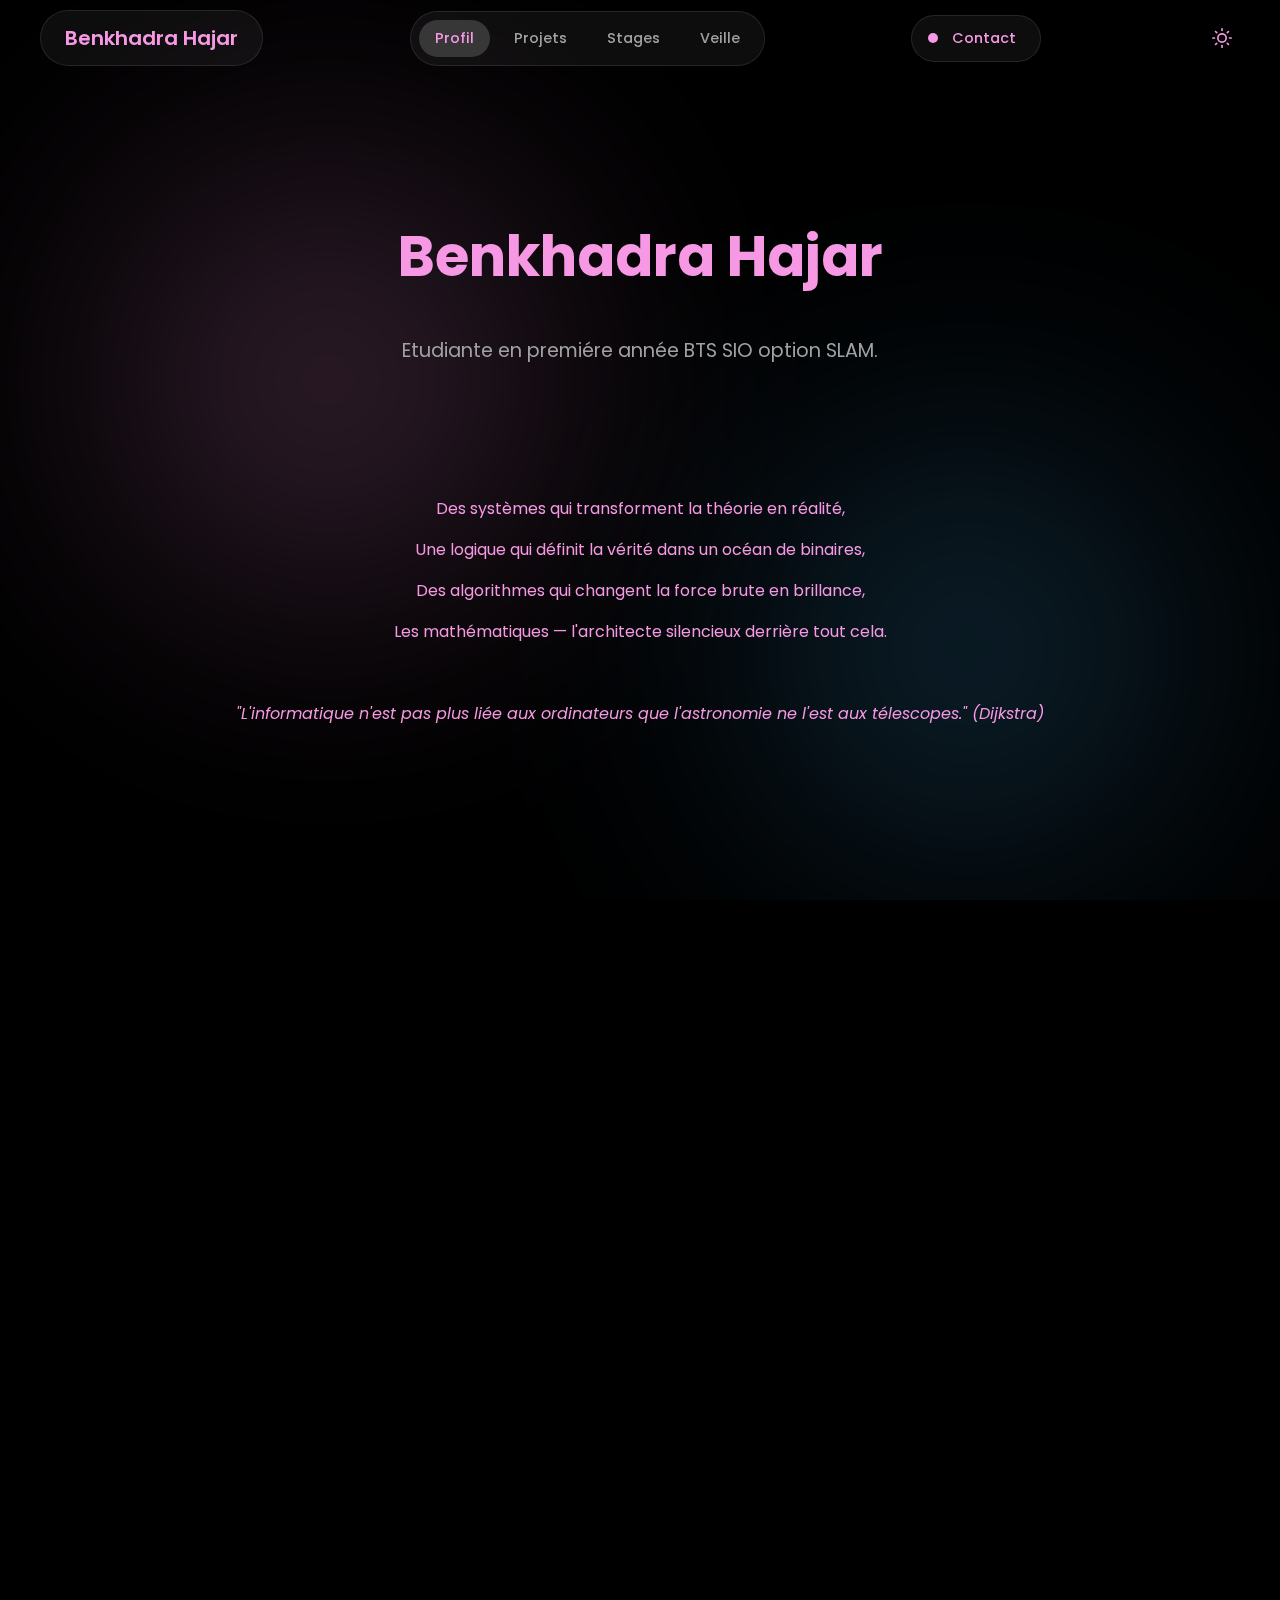
<file: index.html>
<!DOCTYPE html>
<html lang="fr">
<head>
    <!-- Meta tags for proper document encoding and responsive design -->
    <meta charset="UTF-8">
    <meta name="viewport" content="width=device-width, initial-scale=1.0">
    <title>Benkhadra Hajar - Portfolio</title>
    
    <!-- External CSS and font imports -->
    <link rel="stylesheet" href="style.css">
    <link rel="preconnect" href="https://fonts.googleapis.com">
    <link rel="preconnect" href="https://fonts.gstatic.com" crossorigin>
    <link href="https://fonts.googleapis.com/css2?family=Poppins:wght@400;500;600&display=swap" rel="stylesheet">
</head>
<body class="noise">

    <!-- Animated background blobs for visual appeal -->
    <div class="blob-container">
        <div class="blob"></div>
        <div class="blob"></div>
    </div>

    <!-- Main navigation header -->
    <header class="navbar">
        <div class="container">
            <!-- Logo/brand name -->
            <a href="" class="logo">Benkhadra Hajar</a>
            
            <!-- Desktop navigation menu -->
            <nav class="nav-links-container">
                <a href="index.html" class="active">Profil</a>
                <a href="projets.html">Projets</a>
                <a href="stages.html">Stages</a>
                <a href="veille.html">Veille</a>
            </nav>

            <!-- Contact button with animated dot -->
            <a href="contact.html" class="contact-btn">
                <span class="contact-dot"></span>
                Contact
            </a>

            <!-- Theme toggle button (dark/light mode) -->
            <button class="theme-toggle" id="theme-toggle" aria-label="Toggle theme">
                <!-- Sun icon for light mode -->
                <svg class="sun-icon" xmlns="http://www.w3.org/2000/svg" width="24" height="24" viewBox="0 0 24 24" fill="none" stroke="currentColor" stroke-width="2" stroke-linecap="round" stroke-linejoin="round">
                    <circle cx="12" cy="12" r="5"></circle>
                    <line x1="12" y1="1" x2="12" y2="3"></line>
                    <line x1="12" y1="21" x2="12" y2="23"></line>
                    <line x1="4.22" y1="4.22" x2="5.64" y2="5.64"></line>
                    <line x1="18.36" y1="18.36" x2="19.78" y2="19.78"></line>
                    <line x1="1" y1="12" x2="3" y2="12"></line>
                    <line x1="21" y1="12" x2="23" y2="12"></line>
                    <line x1="4.22" y1="19.78" x2="5.64" y2="18.36"></line>
                    <line x1="18.36" y1="5.64" x2="19.78" y2="4.22"></line>
                </svg>
                <!-- Moon icon for dark mode -->
                <svg class="moon-icon" xmlns="http://www.w3.org/2000/svg" width="24" height="24" viewBox="0 0 24 24" fill="none" stroke="currentColor" stroke-width="2" stroke-linecap="round" stroke-linejoin="round">
                    <path d="M21 12.79A9 9 0 1 1 11.21 3 7 7 0 0 0 21 12.79z"></path>
                </svg>
            </button>

            <!-- Mobile menu toggle button -->
            <button class="menu-btn" id="menu-btn">
                <svg xmlns="http://www.w3.org/2000/svg" width="24" height="24" viewBox="0 0 24 24" fill="none" stroke="currentColor" stroke-width="2" stroke-linecap="round" stroke-linejoin="round"><line x1="3" y1="12" x2="21" y2="12"></line><line x1="3" y1="6" x2="21" y2="6"></line><line x1="3" y1="18" x2="21" y2="18"></line></svg>
            </button>
        </div>
    </header>
    
    <!-- Mobile navigation menu (hidden by default) -->
    <div class="mobile-nav" id="mobile-nav">
        <a href="index.html" class="active">Profil</a>
        <a href="projets.html">Projets</a>
        <a href="stages.html">Stages</a>
        <a href="veille.html">Veille</a>
        <a href="contact.html">Contact</a>
        <!-- Mobile theme toggle button -->
        <button class="theme-toggle" id="mobile-theme-toggle" aria-label="Toggle theme">
            <svg class="sun-icon" xmlns="http://www.w3.org/2000/svg" width="24" height="24" viewBox="0 0 24 24" fill="none" stroke="currentColor" stroke-width="2" stroke-linecap="round" stroke-linejoin="round">
                <circle cx="12" cy="12" r="5"></circle>
                <line x1="12" y1="1" x2="12" y2="3"></line>
                <line x1="12" y1="21" x2="12" y2="23"></line>
                <line x1="4.22" y1="4.22" x2="5.64" y2="5.64"></line>
                <line x1="18.36" y1="18.36" x2="19.78" y2="19.78"></line>
                <line x1="1" y1="12" x2="3" y2="12"></line>
                <line x1="21" y1="12" x2="23" y2="12"></line>
                <line x1="4.22" y1="19.78" x2="5.64" y2="18.36"></line>
                <line x1="18.36" y1="5.64" x2="19.78" y2="4.22"></line>
            </svg>
            <svg class="moon-icon" xmlns="http://www.w3.org/2000/svg" width="24" height="24" viewBox="0 0 24 24" fill="none" stroke="currentColor" stroke-width="2" stroke-linecap="round" stroke-linejoin="round">
                <path d="M21 12.79A9 9 0 1 1 11.21 3 7 7 0 0 0 21 12.79z"></path>
            </svg>
        </button>
    </div>

    <!-- Main content area -->
    <main>
        <!-- Hero section with welcome message -->
        <section class="hero">
            <div class="container text-center">
                <h1>Benkhadra Hajar  </h1>
                <p class="subtitle">Etudiante en premiére année BTS SIO option SLAM.</p>
            </div>
        </section>

        <!-- Introduction section with inspirational quote -->
        <section class="intro-section">
            <div class="container text-center">
                    <p>Des systèmes qui transforment la théorie en réalité,</p>
                    <p>Une logique qui définit la vérité dans un océan de binaires,</p>
                    <p>Des algorithmes qui changent la force brute en brillance,</p>
                    <p>Les mathématiques — l'architecte silencieux derrière tout cela.</p>
                    <br>
                    <p><em>"L'informatique n'est pas plus liée aux ordinateurs que l'astronomie ne l'est aux télescopes." (Dijkstra)</em></p>
                </div>
        </section>

        <!-- About Me section with personal information -->
        <section class="about-me-section">
            <div class="container about-me-card about-me-modern scroll-animate from-bottom">
                <div class="about-me-columns-modern">
                    <!-- Left column: Profile photo -->
                    <div class="about-me-photo-wrapper">
                        <img src="picture/me.jpg" alt="Photo de profil" class="about-me-photo" />
                    </div>
                    <!-- Right column: Personal information -->
                    <div class="about-me-content">
                        <h2 class="about-me-title">Qui suis-je ?</h2>
                        <p class="about-me-text">Je m'appelle Hajar Benkhadra, passionnée par l'informatique, la cybersécurité et le développement web. Curieuse, autonome et toujours prête à relever de nouveaux défis, j'aime apprendre et partager mes connaissances.</p>
                        
                        <!-- Strengths section -->
                        <div class="about-me-section-block">
                            <h3 class="about-me-subtitle">Points forts</h3>
                            <ul class="about-me-list">
                                <li>Autonomie</li>
                                <li>Résilience</li>
                                <li>Esprit d'équipe</li>
                                <li>Curiosité</li>
                                <li>Gestion du stress</li>
                            </ul>
                        </div>
                        
                        <!-- Interests section -->
                        <div class="about-me-section-block">
                            <h3 class="about-me-subtitle">Centres d'intérêt</h3>
                            <ul class="about-me-list">
                                <li>Technologie</li>
                                <li>Lecture</li>
                                <li>Photographie</li>
                            </ul>
                        </div>
                        
                        <!-- CV download button -->
                        <div class="about-me-cv-btn-wrapper">
                            <a href="Résumé hajar.pdf" class="about-me-cv-btn" target="_blank" rel="noopener noreferrer">Télécharger mon CV</a>
                        </div>
                        
                        <!-- Contact information -->
                        <div class="about-me-contact">
                          <a href="mailto:benkhadrahajar7@gmail.com" class="about-me-contact-link" title="Email">
                            <svg width="22" height="22" viewBox="0 0 24 24" fill="none" stroke="currentColor" stroke-width="2" stroke-linecap="round" stroke-linejoin="round" style="vertical-align:middle;margin-right:0.5em;"><rect x="2" y="4" width="20" height="16" rx="4"/><polyline points="22,6 12,13 2,6"/></svg>
                            benkhadrahajar7@gmail.com
                          </a>
                          <a href="https://github.com/Kwaziiiii" class="about-me-contact-link" target="_blank" rel="noopener noreferrer" title="GitHub">
                            <svg width="22" height="22" viewBox="0 0 24 24" fill="none" stroke="currentColor" stroke-width="2" stroke-linecap="round" stroke-linejoin="round" style="vertical-align:middle;margin-right:0.5em;"><path d="M12 2C6.48 2 2 6.58 2 12.26c0 4.5 2.87 8.32 6.84 9.67.5.09.68-.22.68-.48 0-.24-.01-.87-.01-1.7-2.78.62-3.37-1.36-3.37-1.36-.45-1.18-1.1-1.5-1.1-1.5-.9-.63.07-.62.07-.62 1 .07 1.53 1.05 1.53 1.05.89 1.56 2.34 1.11 2.91.85.09-.66.35-1.11.63-1.37-2.22-.26-4.56-1.14-4.56-5.07 0-1.12.39-2.03 1.03-2.75-.1-.26-.45-1.3.1-2.7 0 0 .84-.28 2.75 1.05A9.38 9.38 0 0 1 12 6.84c.85.004 1.71.12 2.51.35 1.91-1.33 2.75-1.05 2.75-1.05.55 1.4.2 2.44.1 2.7.64.72 1.03 1.63 1.03 2.75 0 3.94-2.34 4.81-4.57 5.07.36.32.68.94.68 1.9 0 1.37-.01 2.47-.01 2.81 0 .27.18.58.69.48A10.01 10.01 0 0 0 22 12.26C22 6.58 17.52 2 12 2Z"/></svg>
                            github.com/Kwaziiiii
                          </a>
                        </div>
                    </div>
                </div>
            </div>
        </section>

        <!-- Academic and Professional Experience Section -->
        <section class="formation-section">
            <div class="container">
                <div class="formation-title-container text-center">
                     <span class="parcours-badge">• PARCOURS ACADÉMIQUE ET EXPERIENCE</span>
                     
                     <!-- Education and Experience Timeline -->
                     <section class="education-history-section">
                        <div class="container">
                            <div class="xp-academic-grid">
                              <!-- Professional Experience Card -->
                              <div class="specialite-card experience-card">
                                <div class="card-header">
                                  <span class="card-tag">Expériences Professionnelles</span>
                                </div>
                                <div class="xp-content">
                                  <div class="internship-header">
                                    <span class="internship-company">Fiesta Informatique</span>
                                    <span class="internship-date">Avril 2025 – Présent</span>
                                  </div>
                                  <h3>Stagiaire Développeuse Junior – Cybersécurité & Backend</h3>
                                  <p class="internship-location">Île-de-France</p>
                                  <p class="internship-desc">
                                    Stage de 1re année de BTS SIO (option SLAM) axé sur le développement backend et la sécurité des systèmes.
                                  </p>
                                  <!-- Main missions list -->
                                  <div class="missions-bloc">
                                    <h4>Missions principales</h4>
                                    <ul>
                                      <li>Mise en place de mécanismes d'authentification</li>
                                      <li>Développement d'API et gestion de bases de données</li>
                                      <li>Contribution à la sécurisation des systèmes</li>
                                      <li>Analyse de besoins, choix techniques, prototypage, développement, tests, maintenance</li>
                                      <li>Gestion d'incidents, support, rédaction de documentation</li>
                                      <li>Participation active à un projet en environnement professionnel</li>
                                      <li>Réalisation d'une veille technologique continue</li>
                                    </ul>
                                  </div>
                                  <!-- Technologies used -->
                                  <div class="internship-tech">
                                    <strong>Technologies :</strong>
                                    <span>PHP</span> <span>MySQL</span> <span>API REST</span> <span>Linux</span>
                            </div>
                                </div>
                              </div>

                              <!-- Academic Timeline -->
                              <div class="academic-timeline specialite-card">
                                <div class="card-header">
                                  <span class="card-tag">Parcours Académique</span>
                                </div>
                                <div class="timeline">
                                  <!-- BTS SIO Timeline Item -->
                                  <div class="timeline-item">
                                    <div class="timeline-dot"></div>
                                    <div class="timeline-content">
                                      <div class="timeline-card">
                                        <div class="timeline-card-header">
                                          <span class="timeline-card-title">BTS SIO option SLAM</span>
                                          <span class="timeline-card-date">2024–2026</span>
                                        </div>
                                        <div class="timeline-card-school">ECOLE IPSSI SQY - GRANDE ECOLE INFORMATIQUE</div>
                                        <div class="timeline-card-desc">
                                          <p>Brevet de Technicien Supérieur Services Informatiques aux Organisations, spécialité Solutions Logicielles et Applications Métiers.</p>
                                          <div class="timeline-card-btn-wrapper">
                                            <a href="docs/tableausynthése.pdf" class="timeline-card-btn" target="_blank" rel="noopener noreferrer">Voir le tableau de synthèse</a>
                                          </div>
                                        </div>
                                      </div>
                                    </div>
                                  </div>
                                  <div class="timeline-line"></div>
                                  
                                  <!-- Bac Economics Timeline Item -->
                                  <div class="timeline-item">
                                    <div class="timeline-dot"></div>
                                    <div class="timeline-content">
                                      <div class="timeline-card">
                                        <div class="timeline-card-header">
                                          <span class="timeline-card-title">Baccalauréat International Science Economique et de Gestion</span>
                                          <span class="timeline-card-date">2023–2024</span>
                                        </div>
                                        <div class="timeline-card-school">Option Française</div>
                                        <div class="timeline-card-desc">
                                         
                                        </div>
                                      </div>
                                    </div>
                                  </div>
                                  <div class="timeline-line"></div>
                                  
                                  <!-- Bac Physics Timeline Item -->
                                  <div class="timeline-item">
                                    <div class="timeline-dot"></div>
                                    <div class="timeline-content">
                                      <div class="timeline-card">
                                        <div class="timeline-card-header">
                                          <span class="timeline-card-title">Baccalauréat International Science Physique et Chimie</span>
                                          <span class="timeline-card-date">2021–2022</span>
                                        </div>
                                        <div class="timeline-card-school">Option Anglaise</div>
                                        <div class="timeline-card-desc">
                                         
                                        </div>
                                      </div>
                                    </div>
                                  </div>
                                </div>
                                </div>
                            </div>
                        </div>
                    </section>

                    <!-- BTS Formation Details -->
                    <div class="formation-bloc">
                        <h2 class="education-history-title">
                            <svg class="education-icon" xmlns="http://www.w3.org/2000/svg" width="32" height="32" viewBox="0 0 24 24" stroke-width="2" stroke="currentColor" fill="none" stroke-linecap="round" stroke-linejoin="round"> <path stroke="none" d="M0 0h24v24H0z" fill="none"/> <path d="M22 9l-10 -4l-10 4l10 4l10 -4v6" /> <path d="M6 10.6v5.4a6 3 0 0 0 12 0v-5.4" /> </svg>
                            Présentation de la formation
                        </h2>
                        <section class="education-history-section">
                            <div class="container specialites-grid">
                                <!-- Organization details -->
                                <div class="specialite-card">
                                    <h3>Organisation</h3>
                                    <ul>
                                        <li>2 ans de formation</li>
                                        <li>1850 heures de formation</li>
                                        <li>10 semaines de stage minimum</li>
                                        <li>Alternance possible</li>
                                    </ul>
                                </div>
                                <!-- Program details -->
                                <div class="specialite-card">
                                    <h3>Programme</h3>
                                    <ul>
                                        <li>Culture générale et expression</li>
                                        <li>Culture Économique Juridique et Managériale</li>
                                        <li>Anglais technique</li>
                                        <li>Mathématiques pour l'informatique</li>
                                    </ul>
                                </div>
                                <!-- Validation details -->
                                <div class="specialite-card">
                                    <h3>Validation</h3>
                                    <ul>
                                        <li>Diplôme d'état</li>
                                        <li>Niveau 5 (Bac+2)</li>
                                        <li>120 crédits ECTS (60/an)</li>
                                        <li>Certification professionnelle</li>
                                    </ul>
                                </div>
                            </div>
                        </section>
                </div>
               
                    <!-- Common Skills Section -->
                    <div class="competences-bloc">
                        <h2 class="education-history-title">Compétences communes</h2>
                        <div class="specialites-grid">
                            <!-- Support and assistance skills -->
                            <div class="specialite-card">
                                <h3>Support et assistance</h3>
                                <ul>
                                    <li>Gestion du patrimoine informatique</li>
                                    <li>Réponse aux incidents</li>
                                    <li>Développement de la présence en ligne</li>
                                </ul>
                            </div>
                            <!-- Cybersecurity skills -->
                            <div class="specialite-card">
                                <h3>Cybersécurité</h3>
                                <ul>
                                    <li>Protection des données</li>
                                    <li>Sécurisation des équipements</li>
                                    <li>Politique de sécurité</li>
                                </ul>
                            </div>
                            <!-- Project management skills -->
                            <div class="specialite-card">
                                <h3>Gestion de projet</h3>
                                <ul>
                                    <li>Analyse des besoins</li>
                                    <li>Documentation technique</li>
                                    <li>Travail en équipe</li>
                                </ul>
                            </div>
                        </div>
                    </div>

                    <!-- Specialization Options Section -->
                    <h2 class="education-history-title">Options</h2>
                    <div class="competence-options-grid options-section">
                      <!-- SLAM Option -->
                      <div class="specialite-card slam-option">
                        <div class="card-header">
                          <span class="card-tag">Option SLAM</span>
                          <h3>Solutions Logicielles et Applications Métiers</h3>
                        </div>
                        <ul>
                          <li><strong>Compétences techniques :</strong> Développement Web, Bases de données, Applications mobiles, Programmation objet</li>
                          <li><strong>Technologies :</strong> Java, C#, Python, React, Angular, HTML, CSS, JavaScript, SQL, NoSQL</li>
                          <li><strong>Débouchés professionnels :</strong> Développeur d'applications, Développeur Web, Analyste programmeur, Chef de projet junior</li>
                        </ul>
                      </div>
                      <!-- SISR Option -->
                      <div class="specialite-card sisr-option">
                        <div class="card-header">
                          <span class="card-tag">Option SISR</span>
                          <h3>Solutions d'Infrastructure, Systèmes et Réseaux</h3>
                        </div>
                        <ul>
                          <li><strong>Compétences techniques :</strong> Administration Windows, Virtualisation, Administration Linux, Réseaux TCP/IP</li>
                          <li><strong>Services et sécurité :</strong> Active Directory, VPN, Pare-feu, Supervision</li>
                          <li><strong>Débouchés professionnels :</strong> Administrateur réseaux, Technicien support, Responsable infrastructure, Consultant cybersécurité</li>
                        </ul>
                      </div>
                    </div>
                </div>
            </div>
        </section>

        <!-- Technical Skills Section with animated logo carousel -->
        <section class="skills-section">
            <div class="container text-center">
                <h2 class="skills-title">Mes compétences Techniques</h2>
                <p class="subtitle">Voici un aperçu des technologies que j'utilise régulièrement.</p>
            </div>
            <!-- Animated technology logos carousel -->
            <div class="logos">
                <div class="logos-slide">
                    <img src="icons/html5.svg" alt="HTML5" title="HTML5" />
                    <img src="icons/css.svg" alt="CSS3" title="CSS3" />
                    <img src="icons/javascript.svg" alt="JavaScript" title="JavaScript" />
                    <img src="icons/python.svg" alt="Python" title="Python" />
                    <img src="icons/react.svg" alt="React" title="React" />
                    <img src="icons/bootstrap.svg" alt="Bootstrap" title="Bootstrap" />
                    <img src="icons/mysql.svg" alt="MySQL" title="MySQL" />
                    <img src="icons/figma.svg" alt="Figma" title="Figma" />
                    <img src="icons/github.svg" alt="GitHub" title="GitHub" />
                    <img src="icons/ubuntu.svg" alt="Ubuntu" title="Ubuntu" />
                    <img src="icons/debian.svg" alt="Debian" title="Debian" />
                    <img src="icons/archlinux.svg" alt="Arch Linux" title="Arch Linux" />
                    <img src="icons/kalilinux.svg" alt="Kali Linux" title="Kali Linux" />
                    <img src="icons/postman.svg" alt="postman" title="postman" />
                    <img src="icons/proxmox.svg" alt="proxmox" title="proxmox" />
                    <img src="icons/tailwindcss.svg" alt="tailwindcss" title="tailwindcss" />
                    <img src="icons/vscodee.png" alt="vscode" title="vscode" />
                    <img src="icons/virtualbox.svg" alt="vboc" title="vbox" />
                    <img src="icons/cursoor.png" alt="cursor" title="cursor" />
                    <img src="icons/logo-text.png" alt="mockoon" title="mockoon" />
                </div>
                <!-- Duplicate slide for seamless infinite loop -->
                <div class="logos-slide">
                    <img src="icons/html5.svg" alt="HTML5" title="HTML5" />
                    <img src="icons/css.svg" alt="CSS3" title="CSS3" />
                    <img src="icons/javascript.svg" alt="JavaScript" title="JavaScript" />
                    <img src="icons/python.svg" alt="Python" title="Python" />
                    <img src="icons/react.svg" alt="React" title="React" />
                    <img src="icons/bootstrap.svg" alt="Bootstrap" title="Bootstrap" />
                    <img src="icons/mysql.svg" alt="MySQL" title="MySQL" />
                    <img src="icons/figma.svg" alt="Figma" title="Figma" />
                    <img src="icons/github.svg" alt="GitHub" title="GitHub" />
                    <img src="icons/ubuntu.svg" alt="Ubuntu" title="Ubuntu" />
                    <img src="icons/debian.svg" alt="Debian" title="Debian" />
                    <img src="icons/archlinux.svg" alt="Arch Linux" title="Arch Linux" />
                    <img src="icons/kalilinux.svg" alt="Kali Linux" title="Kali Linux" />
                    <img src="icons/postman.svg" alt="postman" title="postman" />
                    <img src="icons/proxmox.svg" alt="proxmox" title="proxmox" />
                    <img src="icons/tailwindcss.svg" alt="tailwindcss" title="tailwindcss" />
                    <img src="icons/vscodee.png" alt="vscode" title="vscode" />
                    <img src="icons/virtualbox.svg" alt="vboc" title="vbox" />
                    <img src="icons/cursoor.png" alt="cursor" title="cursor" />
                    <img src="icons/logo-text.png" alt="mockoon" title="mockoon" />
                </div>
            </div>
            
            <!-- Skills categorization by specialization -->
            <div class="competence-options-grid">
              <!-- SLAM Skills -->
              <div class="specialite-card slam-option">
                <div class="card-header">
                  <span class="card-tag">Compétences SLAM</span>
                 
                </div>
                <div class="competence-tags">
                  <span>Javascript</span>
                  <span>HTML</span>
                  <span>CSS</span>
                  <span>React</span>
                  <span>MySQL</span>
                  <span>TailwindCSS</span>
                  <span>Bootstrap</span>
                  <span>Postman</span>
                  <span>Mockoon</span>
                  <span>GitHub</span>
                  <span>Figma</span>
                  <span>VSCode</span>
                  <span>Cursor</span>
                </div>
              </div>
              <!-- SISR Skills -->
              <div class="specialite-card sisr-option">
                <div class="card-header">
                  <span class="card-tag">Compétences SISR</span>
                 
                </div>
                <div class="competence-tags">
                  <span>Arch Linux</span>
                  <span>Kali Linux</span>
                  <span>Debian 12</span>
                  <span>GLPI</span>
                  <span>Zabbix</span>
                  <span>Ubuntu</span>
                  <span>Proxmox</span>
                  <span>VirtualBox</span>
                </div>
              </div>
            </div>
        </section>
    </main>
    
    <!-- JavaScript file for interactive functionality -->
    <script src="script.js"></script>
</body>
</html>
</file>
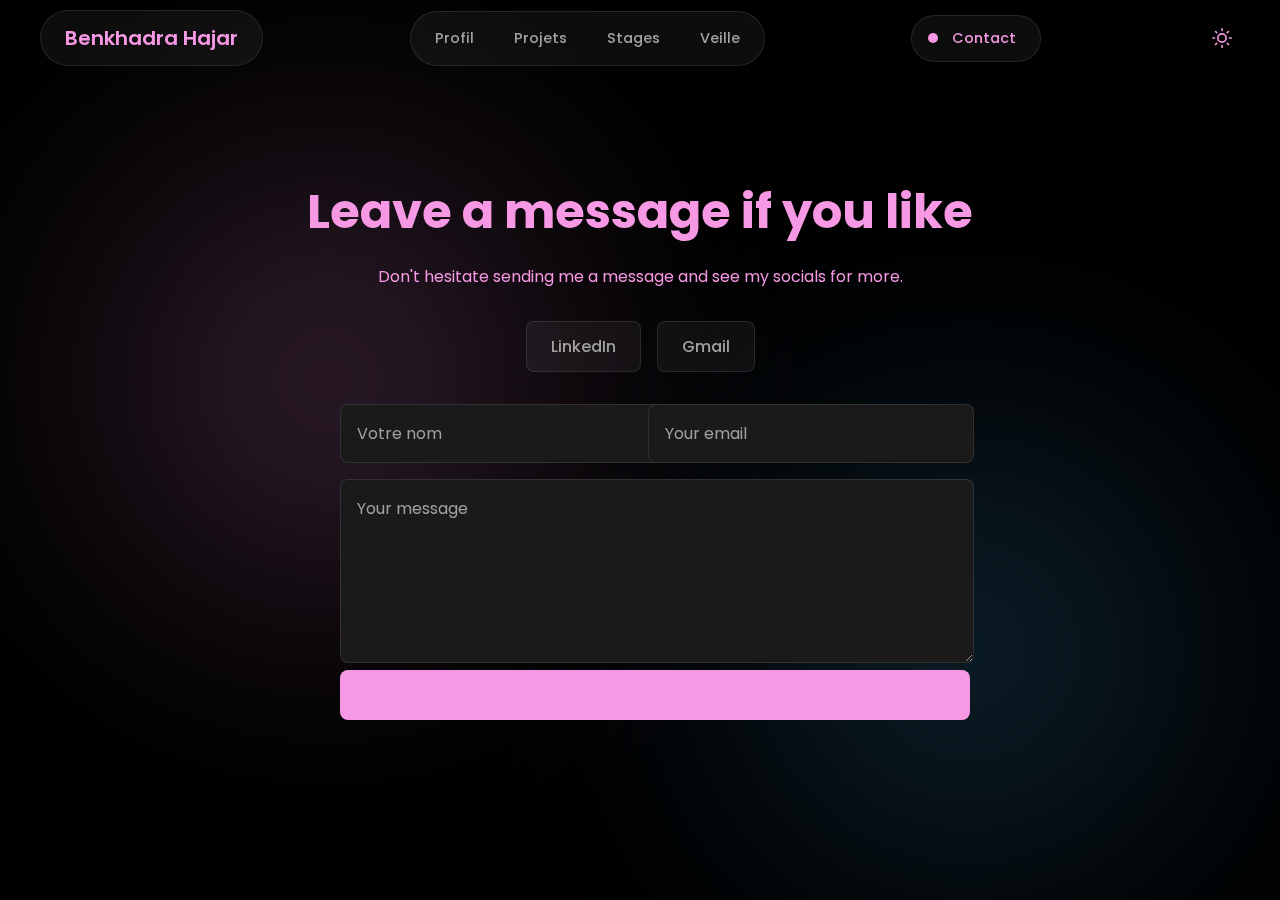
<file: contact.html>
<!DOCTYPE html>
<html lang="fr">
<head>
    <!-- Meta tags for proper document encoding and responsive design -->
    <meta charset="UTF-8">
    <meta name="viewport" content="width=device-width, initial-scale=1.0">
    <title>Contact - Benkhadra Hajar</title>
    
    <!-- External CSS and font imports -->
    <link rel="stylesheet" href="style.css">
    <link rel="preconnect" href="https://fonts.googleapis.com">
    <link rel="preconnect" href="https://fonts.gstatic.com" crossorigin>
    <link href="https://fonts.googleapis.com/css2?family=Poppins:wght@400;500;600&display=swap" rel="stylesheet">
</head>
<body class="noise">

    <!-- Animated background blobs for visual appeal -->
    <div class="blob-container">
        <div class="blob"></div>
        <div class="blob"></div>
    </div>

    <!-- Main navigation header -->
    <header class="navbar">
        <div class="container">
            <!-- Logo/brand name -->
            <a href="" class="logo">Benkhadra Hajar</a>
            
            <!-- Desktop navigation menu -->
            <nav class="nav-links-container">
                <a href="index.html">Profil</a>
                <a href="projets.html">Projets</a>
                <a href="stages.html">Stages</a>
                <a href="veille.html">Veille</a>
            </nav>

            <!-- Contact button with animated dot (active state) -->
            <a href="contact.html" class="contact-btn active">
                <span class="contact-dot"></span>
                Contact
            </a>

            <!-- Theme toggle button (dark/light mode) -->
            <button class="theme-toggle" id="theme-toggle" aria-label="Toggle theme">
                <!-- Sun icon for light mode -->
                <svg class="sun-icon" xmlns="http://www.w3.org/2000/svg" width="24" height="24" viewBox="0 0 24 24" fill="none" stroke="currentColor" stroke-width="2" stroke-linecap="round" stroke-linejoin="round">
                    <circle cx="12" cy="12" r="5"></circle>
                    <line x1="12" y1="1" x2="12" y2="3"></line>
                    <line x1="12" y1="21" x2="12" y2="23"></line>
                    <line x1="4.22" y1="4.22" x2="5.64" y2="5.64"></line>
                    <line x1="18.36" y1="18.36" x2="19.78" y2="19.78"></line>
                    <line x1="1" y1="12" x2="3" y2="12"></line>
                    <line x1="21" y1="12" x2="23" y2="12"></line>
                    <line x1="4.22" y1="19.78" x2="5.64" y2="18.36"></line>
                    <line x1="18.36" y1="5.64" x2="19.78" y2="4.22"></line>
                </svg>
                <!-- Moon icon for dark mode -->
                <svg class="moon-icon" xmlns="http://www.w3.org/2000/svg" width="24" height="24" viewBox="0 0 24 24" fill="none" stroke="currentColor" stroke-width="2" stroke-linecap="round" stroke-linejoin="round">
                    <path d="M21 12.79A9 9 0 1 1 11.21 3 7 7 0 0 0 21 12.79z"></path>
                </svg>
            </button>

            <!-- Mobile menu toggle button -->
            <button class="menu-btn" id="menu-btn">
                <svg xmlns="http://www.w3.org/2000/svg" width="24" height="24" viewBox="0 0 24 24" fill="none" stroke="currentColor" stroke-width="2" stroke-linecap="round" stroke-linejoin="round"><line x1="3" y1="12" x2="21" y2="12"></line><line x1="3" y1="6" x2="21" y2="6"></line><line x1="3" y1="18" x2="21" y2="18"></line></svg>
            </button>
        </div>
    </header>
    
    <!-- Mobile navigation menu (hidden by default) -->
    <div class="mobile-nav" id="mobile-nav">
        <a href="index.html">Profil</a>
        <a href="projets.html">Projets</a>
        <a href="stages.html">Stages</a>
        <a href="veille.html">Veille</a>
        <a href="contact.html" class="active">Contact</a>
        <!-- Mobile theme toggle button -->
        <button class="theme-toggle" id="mobile-theme-toggle" aria-label="Toggle theme">
            <svg class="sun-icon" xmlns="http://www.w3.org/2000/svg" width="24" height="24" viewBox="0 0 24 24" fill="none" stroke="currentColor" stroke-width="2" stroke-linecap="round" stroke-linejoin="round">
                <circle cx="12" cy="12" r="5"></circle>
                <line x1="12" y1="1" x2="12" y2="3"></line>
                <line x1="12" y1="21" x2="12" y2="23"></line>
                <line x1="4.22" y1="4.22" x2="5.64" y2="5.64"></line>
                <line x1="18.36" y1="18.36" x2="19.78" y2="19.78"></line>
                <line x1="1" y1="12" x2="3" y2="12"></line>
                <line x1="21" y1="12" x2="23" y2="12"></line>
                <line x1="4.22" y1="19.78" x2="5.64" y2="18.36"></line>
                <line x1="18.36" y1="5.64" x2="19.78" y2="4.22"></line>
            </svg>
            <svg class="moon-icon" xmlns="http://www.w3.org/2000/svg" width="24" height="24" viewBox="0 0 24 24" fill="none" stroke="currentColor" stroke-width="2" stroke-linecap="round" stroke-linejoin="round">
                <path d="M21 12.79A9 9 0 1 1 11.21 3 7 7 0 0 0 21 12.79z"></path>
            </svg>
        </button>
    </div>

    <!-- Main content area -->
    <main>
        <!-- Contact section with form and social links -->
        <section class="contact-section">
            <div class="container text-center">
                <!-- Contact page title -->
                <h1 class="contact-title">Leave a <span class="highlight">message if you like </span></h1>
                <p class="subtitle">Don't hesitate sending me a message and see my socials for more.</p>

                <!-- Social media links -->
                <div class="social-links-contact">
                    <a href="https://www.linkedin.com/in/hajar-benkhadra-468628332/" target="_blank" class="social-btn">LinkedIn</a>
                    <a href="mailto:benkhadrahajar7@gmail.com" target="_blank" class="social-btn">Gmail</a>
                </div>

               
                <!-- Contact form using Formspree service -->
                <form action="https://formspree.io/f/xldnwkar" method="POST" class="contact-form">
                    <!-- Name and email input group -->
                    <div class="form-group">
                        <input type="text" name="name" placeholder="Votre nom" required>
                        <input type="email" name="email" placeholder="Your email " required>
                    </div>
                    <!-- Message textarea -->
                    <textarea name="message" placeholder="Your message" rows="6" required></textarea>
                    <!-- Submit button -->
                    <button type="submit" class="btn-submit">Send message</button>
                </form>
            </div>
        </section>
    </main>
    
    <!-- JavaScript file for interactive functionality -->
    <script src="script.js"></script>
</body>
</html>
</file>
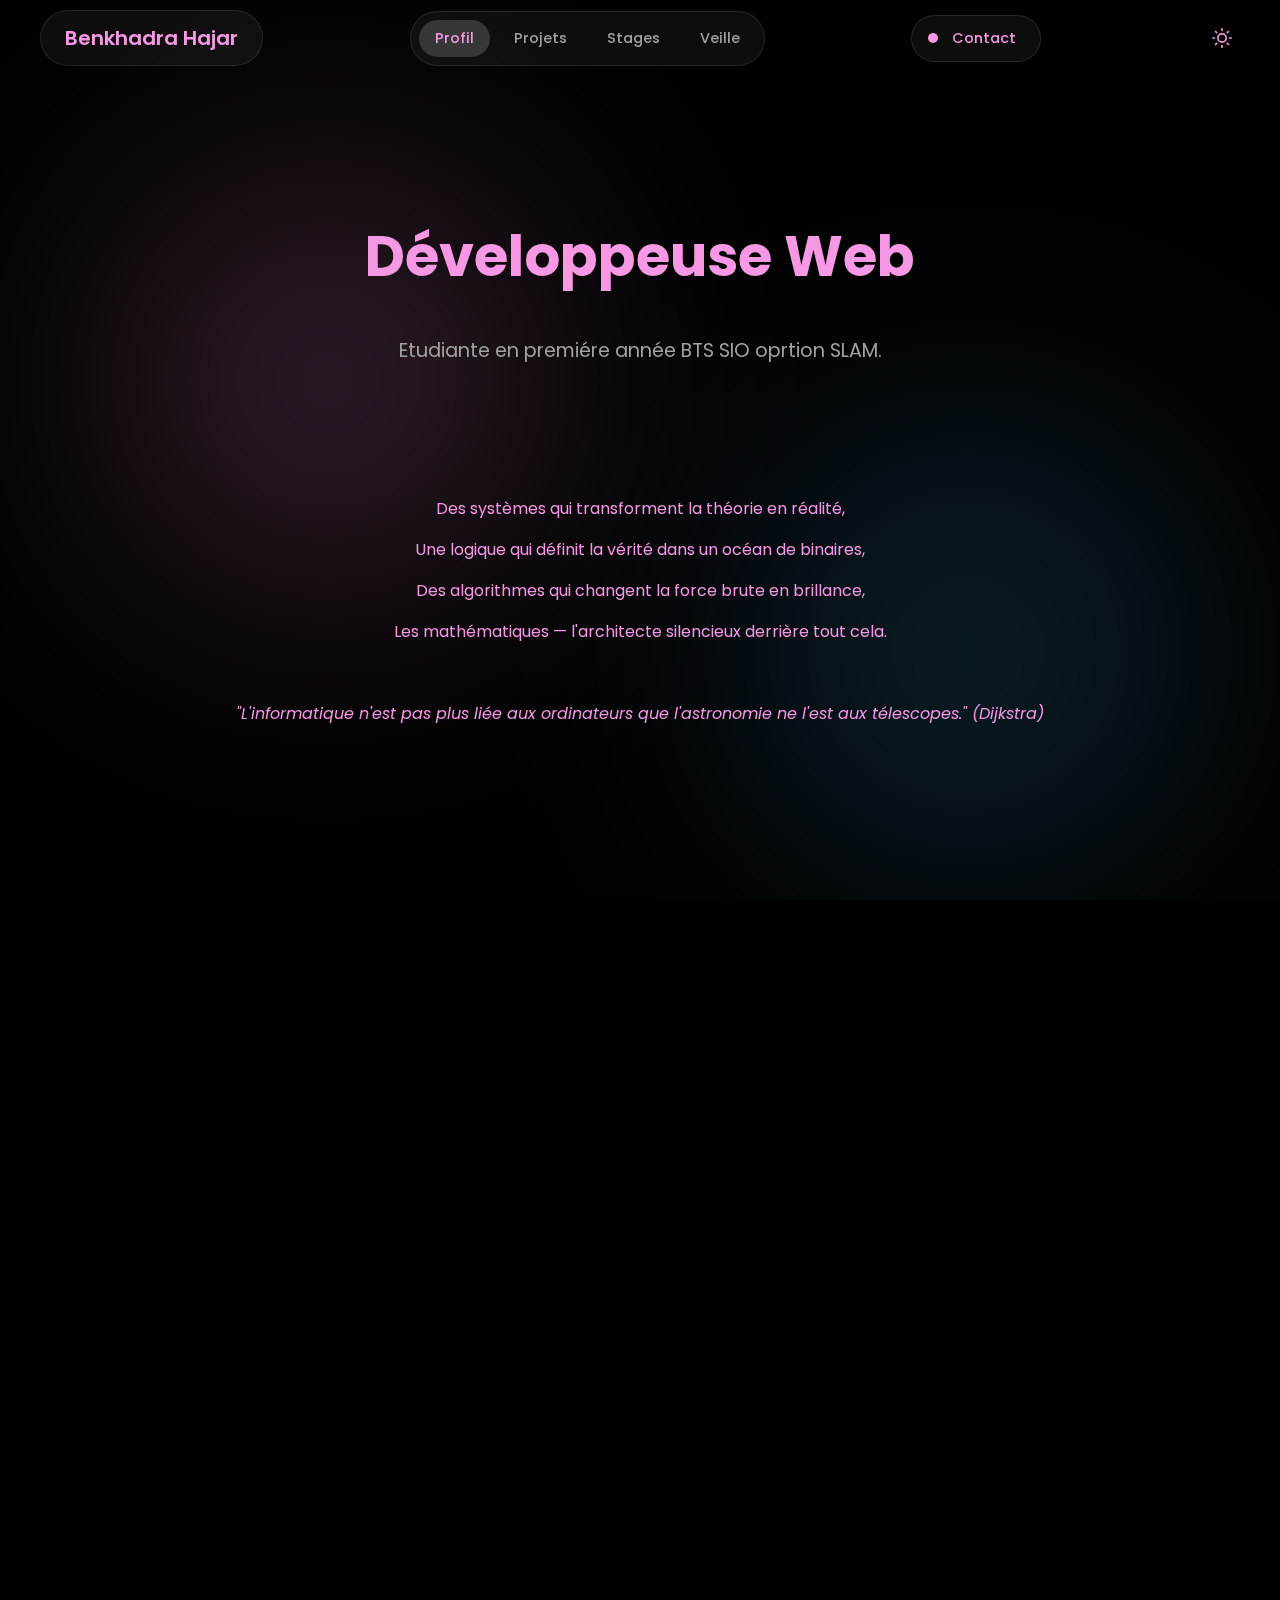
<file: profil.html>
<!DOCTYPE html>
<html lang="fr">
<head>
    <meta charset="UTF-8">
    <meta name="viewport" content="width=device-width, initial-scale=1.0">
    <title>Benkhadra Hajar - Portfolio</title>
    <link rel="stylesheet" href="style.css">
    <link rel="preconnect" href="https://fonts.googleapis.com">
    <link rel="preconnect" href="https://fonts.gstatic.com" crossorigin>
    <link href="https://fonts.googleapis.com/css2?family=Poppins:wght@400;500;600&display=swap" rel="stylesheet">
</head>
<body class="noise">

    <div class="blob-container">
        <div class="blob"></div>
        <div class="blob"></div>
    </div>

    <header class="navbar">
        <div class="container">
            <a href="" class="logo">Benkhadra Hajar</a>
            
            <nav class="nav-links-container">
                <a href="profil.html" class="active">Profil</a>
                <a href="projets.html">Projets</a>
                <a href="stages.html">Stages</a>
                <a href="veille.html">Veille</a>
            </nav>

            <a href="contact.html" class="contact-btn">
                <span class="contact-dot"></span>
                Contact
            </a>

            <button class="theme-toggle" id="theme-toggle" aria-label="Toggle theme">
                <svg class="sun-icon" xmlns="http://www.w3.org/2000/svg" width="24" height="24" viewBox="0 0 24 24" fill="none" stroke="currentColor" stroke-width="2" stroke-linecap="round" stroke-linejoin="round">
                    <circle cx="12" cy="12" r="5"></circle>
                    <line x1="12" y1="1" x2="12" y2="3"></line>
                    <line x1="12" y1="21" x2="12" y2="23"></line>
                    <line x1="4.22" y1="4.22" x2="5.64" y2="5.64"></line>
                    <line x1="18.36" y1="18.36" x2="19.78" y2="19.78"></line>
                    <line x1="1" y1="12" x2="3" y2="12"></line>
                    <line x1="21" y1="12" x2="23" y2="12"></line>
                    <line x1="4.22" y1="19.78" x2="5.64" y2="18.36"></line>
                    <line x1="18.36" y1="5.64" x2="19.78" y2="4.22"></line>
                </svg>
                <svg class="moon-icon" xmlns="http://www.w3.org/2000/svg" width="24" height="24" viewBox="0 0 24 24" fill="none" stroke="currentColor" stroke-width="2" stroke-linecap="round" stroke-linejoin="round">
                    <path d="M21 12.79A9 9 0 1 1 11.21 3 7 7 0 0 0 21 12.79z"></path>
                </svg>
            </button>

            <button class="menu-btn" id="menu-btn">
                <svg xmlns="http://www.w3.org/2000/svg" width="24" height="24" viewBox="0 0 24 24" fill="none" stroke="currentColor" stroke-width="2" stroke-linecap="round" stroke-linejoin="round"><line x1="3" y1="12" x2="21" y2="12"></line><line x1="3" y1="6" x2="21" y2="6"></line><line x1="3" y1="18" x2="21" y2="18"></line></svg>
            </button>
        </div>
    </header>
    <div class="mobile-nav" id="mobile-nav">
        <a href="profil.html" class="active">Profil</a>
        <a href="projets.html">Projets</a>
        <a href="stages.html">Stages</a>
        <a href="veille.html">Veille</a>
        <a href="contact.html">Contact</a>
        <button class="theme-toggle" id="mobile-theme-toggle" aria-label="Toggle theme">
            <svg class="sun-icon" xmlns="http://www.w3.org/2000/svg" width="24" height="24" viewBox="0 0 24 24" fill="none" stroke="currentColor" stroke-width="2" stroke-linecap="round" stroke-linejoin="round">
                <circle cx="12" cy="12" r="5"></circle>
                <line x1="12" y1="1" x2="12" y2="3"></line>
                <line x1="12" y1="21" x2="12" y2="23"></line>
                <line x1="4.22" y1="4.22" x2="5.64" y2="5.64"></line>
                <line x1="18.36" y1="18.36" x2="19.78" y2="19.78"></line>
                <line x1="1" y1="12" x2="3" y2="12"></line>
                <line x1="21" y1="12" x2="23" y2="12"></line>
                <line x1="4.22" y1="19.78" x2="5.64" y2="18.36"></line>
                <line x1="18.36" y1="5.64" x2="19.78" y2="4.22"></line>
            </svg>
            <svg class="moon-icon" xmlns="http://www.w3.org/2000/svg" width="24" height="24" viewBox="0 0 24 24" fill="none" stroke="currentColor" stroke-width="2" stroke-linecap="round" stroke-linejoin="round">
                <path d="M21 12.79A9 9 0 1 1 11.21 3 7 7 0 0 0 21 12.79z"></path>
            </svg>
        </button>
    </div>

    <main>
        <section class="hero">
            <div class="container text-center">
                <h1>Développeuse Web </h1>
                <p class="subtitle">Etudiante en premiére année BTS SIO oprtion SLAM.</p>
            </div>
        </section>

        <!-- Intro Section with Quote -->
        <section class="intro-section">
            <div class="container text-center">
                    <p>Des systèmes qui transforment la théorie en réalité,</p>
                    <p>Une logique qui définit la vérité dans un océan de binaires,</p>
                    <p>Des algorithmes qui changent la force brute en brillance,</p>
                    <p>Les mathématiques — l'architecte silencieux derrière tout cela.</p>
                    <br>
                    <p><em>"L'informatique n'est pas plus liée aux ordinateurs que l'astronomie ne l'est aux télescopes." (Dijkstra)</em></p>
                </div>
        </section>
<!-- tablea de synth/ zoom out -->
        

        <!-- About Me Section -->
        <section class="about-me-section">
            <div class="container about-me-card about-me-modern scroll-animate from-bottom">
                <div class="about-me-columns-modern">
                    <!-- Left: Photo -->
                    <div class="about-me-photo-wrapper">
                        <img src="picture/me.jpg" alt="Photo de profil" class="about-me-photo" />
                    </div>
                    <!-- Right: Content -->
                    <div class="about-me-content">
                        <h2 class="about-me-title">Qui suis-je ?</h2>
                        <p class="about-me-text">Je m'appelle Hajar Benkhadra, passionnée par l'informatique, la cybersécurité et le développement web. Curieuse, autonome et toujours prête à relever de nouveaux défis, j'aime apprendre et partager mes connaissances.</p>
                        <div class="about-me-section-block">
                            <h3 class="about-me-subtitle">Points forts</h3>
                            <ul class="about-me-list">
                                <li>Autonomie</li>
                                <li>Résilience</li>
                                <li>Esprit d'équipe</li>
                                <li>Curiosité</li>
                                <li>Gestion du stress</li>
                            </ul>
                        </div>
                        <div class="about-me-section-block">
                            <h3 class="about-me-subtitle">Centres d'intérêt</h3>
                            <ul class="about-me-list">
                                <li>Technologie</li>
                                <li>Lecture</li>
                                <li>Photographie</li>
                            </ul>
                        </div>
                        <div class="about-me-cv-btn-wrapper">
                            <a href="Résumé hajar.pdf" class="about-me-cv-btn" target="_blank" rel="noopener noreferrer">Télécharger mon CV</a>
                        </div>
                        <div class="about-me-contact">
                          <a href="mailto:benkhadrahajar7@gmail.com" class="about-me-contact-link" title="Email">
                            <svg width="22" height="22" viewBox="0 0 24 24" fill="none" stroke="currentColor" stroke-width="2" stroke-linecap="round" stroke-linejoin="round" style="vertical-align:middle;margin-right:0.5em;"><rect x="2" y="4" width="20" height="16" rx="4"/><polyline points="22,6 12,13 2,6"/></svg>
                            benkhadrahajar7@gmail.com
                          </a>
                          <a href="https://github.com/Kwaziiiii" class="about-me-contact-link" target="_blank" rel="noopener noreferrer" title="GitHub">
                            <svg width="22" height="22" viewBox="0 0 24 24" fill="none" stroke="currentColor" stroke-width="2" stroke-linecap="round" stroke-linejoin="round" style="vertical-align:middle;margin-right:0.5em;"><path d="M12 2C6.48 2 2 6.58 2 12.26c0 4.5 2.87 8.32 6.84 9.67.5.09.68-.22.68-.48 0-.24-.01-.87-.01-1.7-2.78.62-3.37-1.36-3.37-1.36-.45-1.18-1.1-1.5-1.1-1.5-.9-.63.07-.62.07-.62 1 .07 1.53 1.05 1.53 1.05.89 1.56 2.34 1.11 2.91.85.09-.66.35-1.11.63-1.37-2.22-.26-4.56-1.14-4.56-5.07 0-1.12.39-2.03 1.03-2.75-.1-.26-.45-1.3.1-2.7 0 0 .84-.28 2.75 1.05A9.38 9.38 0 0 1 12 6.84c.85.004 1.71.12 2.51.35 1.91-1.33 2.75-1.05 2.75-1.05.55 1.4.2 2.44.1 2.7.64.72 1.03 1.63 1.03 2.75 0 3.94-2.34 4.81-4.57 5.07.36.32.68.94.68 1.9 0 1.37-.01 2.47-.01 2.81 0 .27.18.58.69.48A10.01 10.01 0 0 0 22 12.26C22 6.58 17.52 2 12 2Z"/></svg>
                            github.com/Kwaziiiii
                          </a>
                        </div>
                    </div>
                </div>
            </div>
        </section>

        <!-- Skills Section -->
         
<!-- form-stage  -->
        <!-- Formation Section (BTS) -->
        <section class="formation-section">
            <div class="container">
                <div class="formation-title-container text-center">
                     <span class="parcours-badge">• PARCOURS ACADÉMIQUE ET EXPERIENCE</span>
                     <section class="education-history-section">
                        <div class="container">
                            <div class="xp-academic-grid">
                              <!-- Expériences Professionnelles -->
                              <div class="specialite-card experience-card">
                                <div class="card-header">
                                  <span class="card-tag">Expériences Professionnelles</span>
                                </div>
                                <div class="xp-content">
                                  <div class="internship-header">
                                    <span class="internship-company">Fiesta Informatique</span>
                                    <span class="internship-date">Avril 2025 – Présent</span>
                                  </div>
                                  <h3>Stagiaire Développeuse Junior – Cybersécurité & Backend</h3>
                                  <p class="internship-location">Île-de-France</p>
                                  <p class="internship-desc">
                                    Stage de 1re année de BTS SIO (option SLAM) axé sur le développement backend et la sécurité des systèmes.
                                  </p>
                                  <div class="missions-bloc">
                                    <h4>Missions principales</h4>
                                    <ul>
                                      <li>Mise en place de mécanismes d'authentification</li>
                                      <li>Développement d'API et gestion de bases de données</li>
                                      <li>Contribution à la sécurisation des systèmes</li>
                                      <li>Analyse de besoins, choix techniques, prototypage, développement, tests, maintenance</li>
                                      <li>Gestion d'incidents, support, rédaction de documentation</li>
                                      <li>Participation active à un projet en environnement professionnel</li>
                                      <li>Réalisation d'une veille technologique continue</li>
                                    </ul>
                                  </div>
                                  <div class="internship-tech">
                                    <strong>Technologies :</strong>
                                    <span>PHP</span> <span>MySQL</span> <span>API REST</span> <span>Linux</span>
                            </div>
                                </div>
                              </div>

                              <!-- Parcours Académique Timeline -->
                              <div class="academic-timeline specialite-card">
                                <div class="card-header">
                                  <span class="card-tag">Parcours Académique</span>
                                </div>
                                <div class="timeline">
                                  <!-- BTS SIO -->
                                  <div class="timeline-item">
                                    <div class="timeline-dot"></div>
                                    <div class="timeline-content">
                                      <div class="timeline-card">
                                        <div class="timeline-card-header">
                                          <span class="timeline-card-title">BTS SIO option SLAM</span>
                                          <span class="timeline-card-date">2024–2026</span>
                                        </div>
                                        <div class="timeline-card-school">ECOLE IPSSI SQY - GRANDE ECOLE INFORMATIQUE</div>
                                        <div class="timeline-card-desc">
                                          <p>Brevet de Technicien Supérieur Services Informatiques aux Organisations, spécialité Solutions Logicielles et Applications Métiers.</p>
                                          <div class="timeline-card-btn-wrapper">
                                            <a href="docs/tableausynthése.pdf" class="timeline-card-btn" target="_blank" rel="noopener noreferrer">Voir le tableau de synthèse</a>
                                          </div>
                                        </div>
                                      </div>
                                    </div>
                                  </div>
                                  <div class="timeline-line"></div>
                                  <!-- Bac Eco -->
                                  <div class="timeline-item">
                                    <div class="timeline-dot"></div>
                                    <div class="timeline-content">
                                      <div class="timeline-card">
                                        <div class="timeline-card-header">
                                          <span class="timeline-card-title">Baccalauréat International Science Economique et de Gestion</span>
                                          <span class="timeline-card-date">2023–2024</span>
                                        </div>
                                        <div class="timeline-card-school">Option Française</div>
                                        <div class="timeline-card-desc">
                                         
                                        </div>
                                      </div>
                                    </div>
                                  </div>
                                  <div class="timeline-line"></div>
                                  <!-- Bac Physique Chimie -->
                                  <div class="timeline-item">
                                    <div class="timeline-dot"></div>
                                    <div class="timeline-content">
                                      <div class="timeline-card">
                                        <div class="timeline-card-header">
                                          <span class="timeline-card-title">Baccalauréat International Science Physique et Chimie</span>
                                          <span class="timeline-card-date">2021–2022</span>
                                        </div>
                                        <div class="timeline-card-school">Option Anglaise</div>
                                        <div class="timeline-card-desc">
                                         
                                        </div>
                                      </div>
                                    </div>
                                  </div>
                                </div>
                                </div>
                            </div>
                        </div>
                    </section>

                    <div class="formation-bloc">
                        <h2 class="education-history-title">
                            <svg class="education-icon" xmlns="http://www.w3.org/2000/svg" width="32" height="32" viewBox="0 0 24 24" stroke-width="2" stroke="currentColor" fill="none" stroke-linecap="round" stroke-linejoin="round"> <path stroke="none" d="M0 0h24v24H0z" fill="none"/> <path d="M22 9l-10 -4l-10 4l10 4l10 -4v6" /> <path d="M6 10.6v5.4a6 3 0 0 0 12 0v-5.4" /> </svg>
                            Présentation de la formation
                        </h2>
                        <section class="education-history-section">
                            <div class="container specialites-grid">
                                <div class="specialite-card">
                                    <h3>Organisation</h3>
                                    <ul>
                                        <li>2 ans de formation</li>
                                        <li>1850 heures de formation</li>
                                        <li>10 semaines de stage minimum</li>
                                        <li>Alternance possible</li>
                                    </ul>
                                </div>
                                <div class="specialite-card">
                                    <h3>Programme</h3>
                                    <ul>
                                        <li>Culture générale et expression</li>
                                        <li>Culture Économique Juridique et Managériale</li>
                                        <li>Anglais technique</li>
                                        <li>Mathématiques pour l'informatique</li>
                                    </ul>
                                </div>
                                <div class="specialite-card">
                                    <h3>Validation</h3>
                                    <ul>
                                        <li>Diplôme d'état</li>
                                        <li>Niveau 5 (Bac+2)</li>
                                        <li>120 crédits ECTS (60/an)</li>
                                        <li>Certification professionnelle</li>
                                    </ul>
                                </div>
                            </div>
                        </section>
                </div>
               
                    <div class="competences-bloc">
                        <h2 class="education-history-title">Compétences communes</h2>
                        <div class="specialites-grid">
                            <div class="specialite-card">
                                <h3>Support et assistance</h3>
                                <ul>
                                    <li>Gestion du patrimoine informatique</li>
                                    <li>Réponse aux incidents</li>
                                    <li>Développement de la présence en ligne</li>
                                </ul>
                            </div>
                            <div class="specialite-card">
                                <h3>Cybersécurité</h3>
                                <ul>
                                    <li>Protection des données</li>
                                    <li>Sécurisation des équipements</li>
                                    <li>Politique de sécurité</li>
                                </ul>
                            </div>
                            <div class="specialite-card">
                                <h3>Gestion de projet</h3>
                                <ul>
                                    <li>Analyse des besoins</li>
                                    <li>Documentation technique</li>
                                    <li>Travail en équipe</li>
                                </ul>
                            </div>
                        </div>
                    </div>

                    <h2 class="education-history-title">Options</h2>
                    <div class="competence-options-grid options-section">
                      <!-- SLAM -->
                      <div class="specialite-card slam-option">
                        <div class="card-header">
                          <span class="card-tag">Option SLAM</span>
                          <h3>Solutions Logicielles et Applications Métiers</h3>
                        </div>
                        <ul>
                          <li><strong>Compétences techniques :</strong> Développement Web, Bases de données, Applications mobiles, Programmation objet</li>
                          <li><strong>Technologies :</strong> Java, C#, Python, React, Angular, HTML, CSS, JavaScript, SQL, NoSQL</li>
                          <li><strong>Débouchés professionnels :</strong> Développeur d'applications, Développeur Web, Analyste programmeur, Chef de projet junior</li>
                        </ul>
                      </div>
                      <!-- SISR -->
                      <div class="specialite-card sisr-option">
                        <div class="card-header">
                          <span class="card-tag">Option SISR</span>
                          <h3>Solutions d'Infrastructure, Systèmes et Réseaux</h3>
                        </div>
                        <ul>
                          <li><strong>Compétences techniques :</strong> Administration Windows, Virtualisation, Administration Linux, Réseaux TCP/IP</li>
                          <li><strong>Services et sécurité :</strong> Active Directory, VPN, Pare-feu, Supervision</li>
                          <li><strong>Débouchés professionnels :</strong> Administrateur réseaux, Technicien support, Responsable infrastructure, Consultant cybersécurité</li>
                        </ul>
                      </div>
                    </div>
                </div>
            </div>
        </section>
<!-- seperate here  -->
        <!-- switch it to a pyramid or smtg, -->
        <section class="skills-section">
            <div class="container text-center">
                <h2 class="skills-title">Mes compétences Techniques</h2>
                <p class="subtitle">Voici un aperçu des technologies que j'utilise régulièrement.</p>
            </div>
            <div class="logos">
                <div class="logos-slide">
                    <img src="icons/html5.svg" alt="HTML5" title="HTML5" />
                    <img src="icons/css.svg" alt="CSS3" title="CSS3" />
                    <img src="icons/javascript.svg" alt="JavaScript" title="JavaScript" />
                    <img src="icons/python.svg" alt="Python" title="Python" />
                    <img src="icons/react.svg" alt="React" title="React" />
                    <img src="icons/bootstrap.svg" alt="Bootstrap" title="Bootstrap" />
                    <img src="icons/mysql.svg" alt="MySQL" title="MySQL" />
                    <img src="icons/figma.svg" alt="Figma" title="Figma" />
                    <img src="icons/github.svg" alt="GitHub" title="GitHub" />
                    <img src="icons/ubuntu.svg" alt="Ubuntu" title="Ubuntu" />
                    <img src="icons/debian.svg" alt="Debian" title="Debian" />
                    <img src="icons/archlinux.svg" alt="Arch Linux" title="Arch Linux" />
                    <img src="icons/kalilinux.svg" alt="Kali Linux" title="Kali Linux" />
                    <img src="icons/postman.svg" alt="postman" title="postman" />
                    <img src="icons/proxmox.svg" alt="proxmox" title="proxmox" />
                    <img src="icons/tailwindcss.svg" alt="tailwindcss" title="tailwindcss" />
                    <img src="icons/vscodee.png" alt="vscode" title="vscode" />
                    <img src="icons/virtualbox.svg" alt="vboc" title="vbox" />
                    <img src="icons/cursoor.png" alt="cursor" title="cursor" />
                    <img src="icons/logo-text.png" alt="mockoon" title="mockoon" />
                </div>
                <div class="logos-slide">
                    <img src="icons/html5.svg" alt="HTML5" title="HTML5" />
                    <img src="icons/css.svg" alt="CSS3" title="CSS3" />
                    <img src="icons/javascript.svg" alt="JavaScript" title="JavaScript" />
                    <img src="icons/python.svg" alt="Python" title="Python" />
                    <img src="icons/react.svg" alt="React" title="React" />
                    <img src="icons/bootstrap.svg" alt="Bootstrap" title="Bootstrap" />
                    <img src="icons/mysql.svg" alt="MySQL" title="MySQL" />
                    <img src="icons/figma.svg" alt="Figma" title="Figma" />
                    <img src="icons/github.svg" alt="GitHub" title="GitHub" />
                    <img src="icons/ubuntu.svg" alt="Ubuntu" title="Ubuntu" />
                    <img src="icons/debian.svg" alt="Debian" title="Debian" />
                    <img src="icons/archlinux.svg" alt="Arch Linux" title="Arch Linux" />
                    <img src="icons/kalilinux.svg" alt="Kali Linux" title="Kali Linux" />
                    <img src="icons/postman.svg" alt="postman" title="postman" />
                    <img src="icons/proxmox.svg" alt="proxmox" title="proxmox" />
                    <img src="icons/tailwindcss.svg" alt="tailwindcss" title="tailwindcss" />
                    <img src="icons/vscodee.png" alt="vscode" title="vscode" />
                    <img src="icons/virtualbox.svg" alt="vboc" title="vbox" />
                    <img src="icons/cursoor.png" alt="cursor" title="cursor" />
                    <img src="icons/logo-text.png" alt="mockoon" title="mockoon" />
                </div>
            </div>
            <!-- Tag cloud for SLAM and SISR below carousel -->
            <div class="competence-options-grid">
              <!-- SLAM -->
              <div class="specialite-card slam-option">
                <div class="card-header">
                  <span class="card-tag">Compétences SLAM</span>
                 
                </div>
                <div class="competence-tags">
                  <span>Javascript</span>
                  <span>HTML</span>
                  <span>CSS</span>
                  <span>React</span>
                  <span>MySQL</span>
                  <span>TailwindCSS</span>
                  <span>Bootstrap</span>
                  <span>Postman</span>
                  <span>Mockoon</span>
                  <span>GitHub</span>
                  <span>Figma</span>
                  <span>VSCode</span>
                  <span>Cursor</span>
                </div>
              </div>
              <!-- SISR -->
              <div class="specialite-card sisr-option">
                <div class="card-header">
                  <span class="card-tag">Compétences SISR</span>
                 
                </div>
                <div class="competence-tags">
                  <span>Arch Linux</span>
                  <span>Kali Linux</span>
                  <span>Debian 12</span>
                  <span>GLPI</span>
                  <span>Zabbix</span>
                  <span>Ubuntu</span>
                  <span>Proxmox</span>
                  <span>VirtualBox</span>
                </div>
              </div>
            </div>
        </section>
    </main>
    
    <script src="script.js"></script>
</body>
</html>
</file>
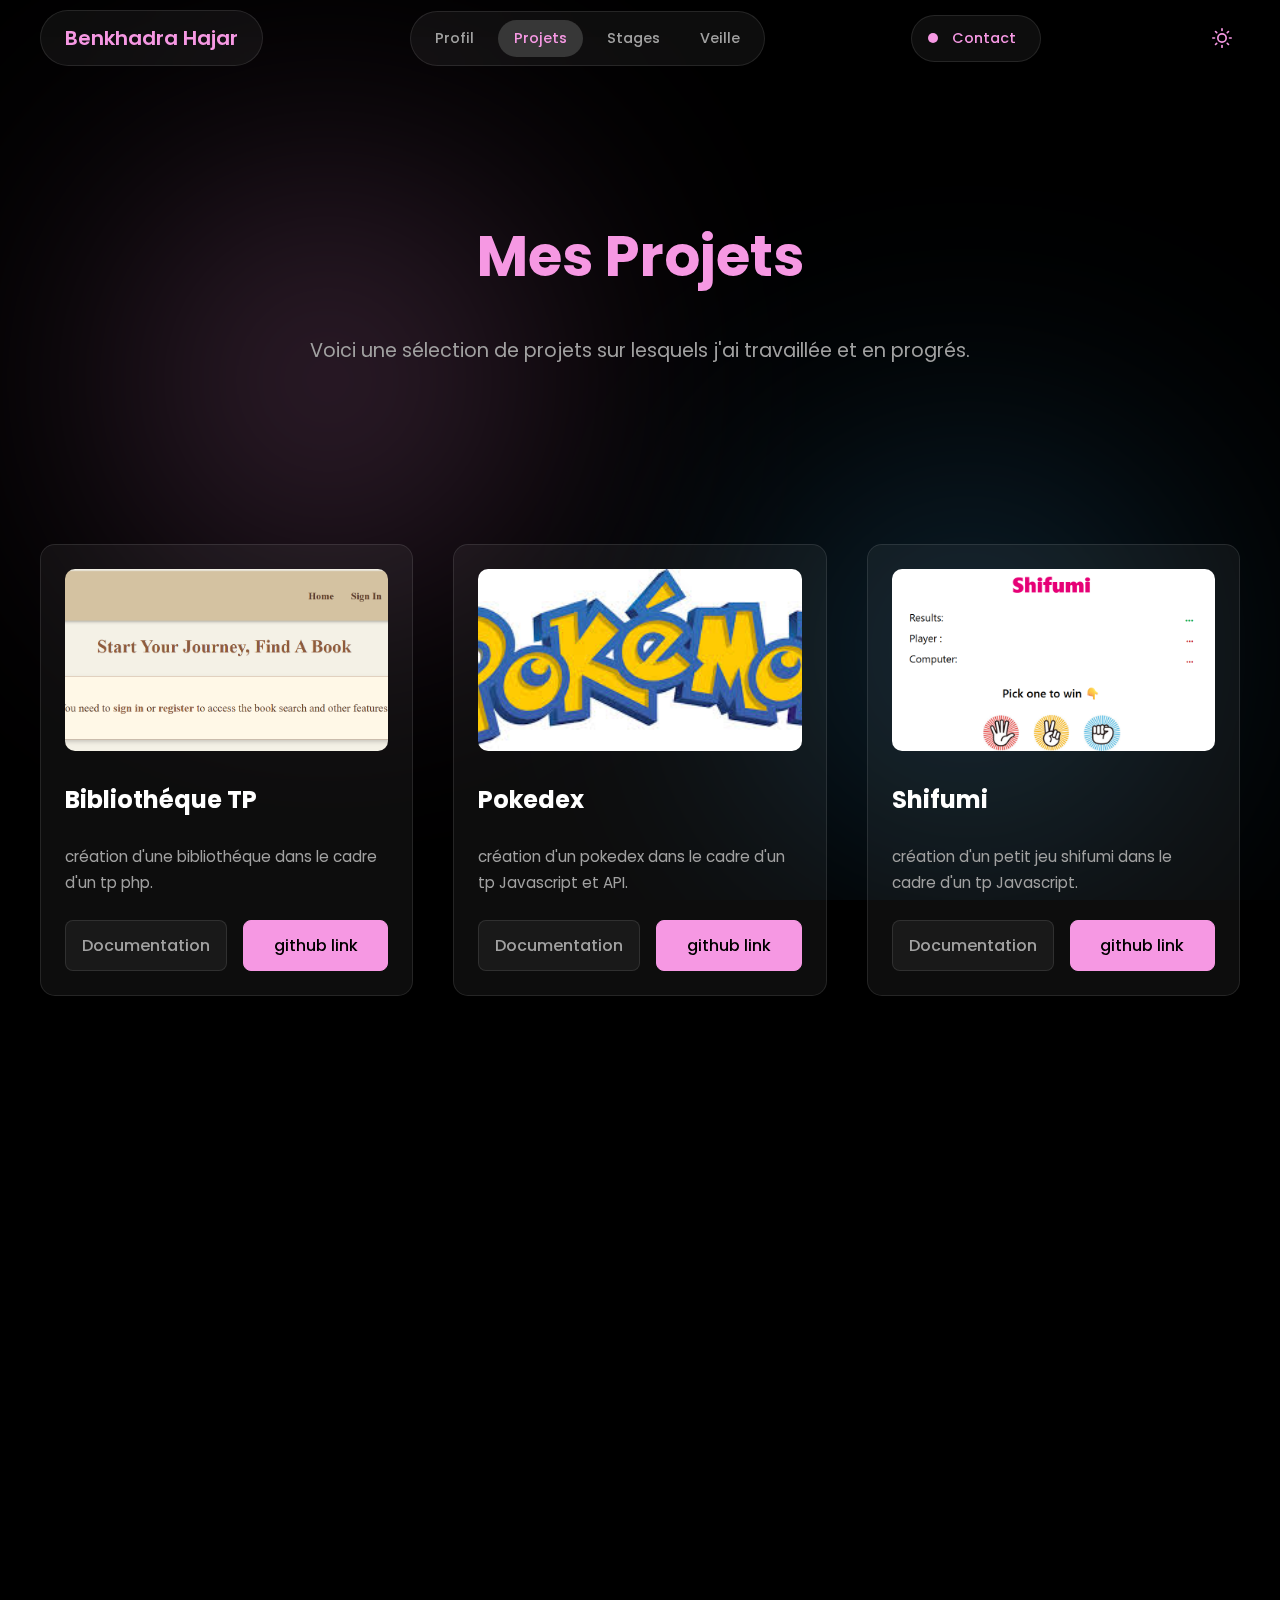
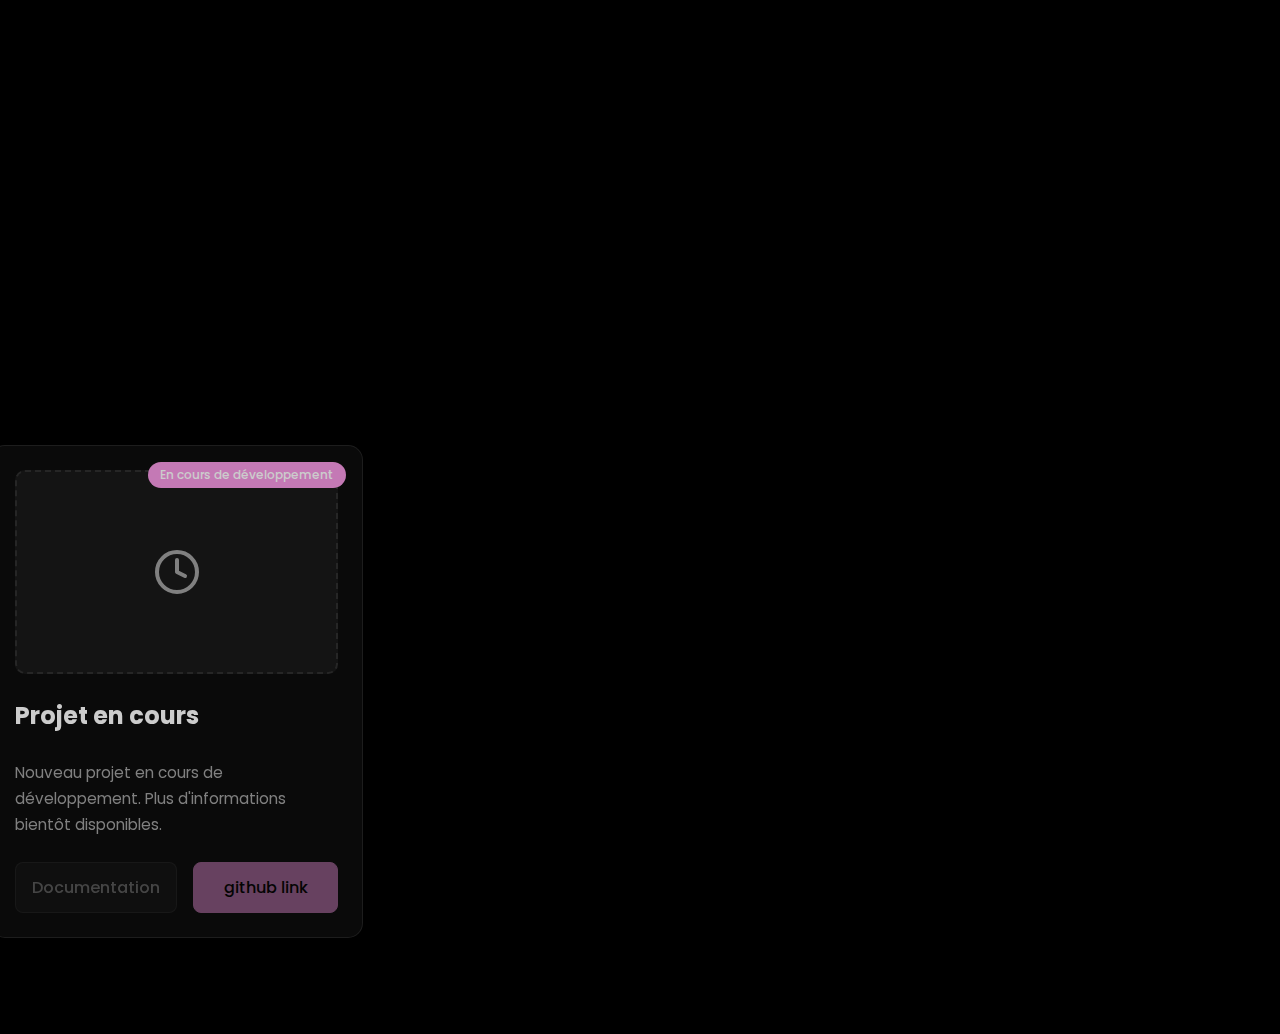
<file: projets.html>
<!DOCTYPE html>
<html lang="fr">
<head>
    <!-- Meta tags for proper document encoding and responsive design -->
    <meta charset="UTF-8">
    <meta name="viewport" content="width=device-width, initial-scale=1.0">
    <title>Mes Projets - Benkhadra Hajar</title>
    
    <!-- External CSS and font imports -->
    <link rel="stylesheet" href="style.css">
    <link rel="preconnect" href="https://fonts.googleapis.com">
    <link rel="preconnect" href="https://fonts.gstatic.com" crossorigin>
    <link href="https://fonts.googleapis.com/css2?family=Poppins:wght@400;500;600&display=swap" rel="stylesheet">
</head>
<body class="noise">

    <!-- Animated background blobs for visual appeal -->
    <div class="blob-container">
        <div class="blob"></div>
        <div class="blob"></div>
    </div>

    <!-- Main navigation header -->
    <header class="navbar">
        <div class="container">
            <!-- Logo/brand name -->
            <a href="" class="logo">Benkhadra Hajar</a>
            
            <!-- Desktop navigation menu -->
            <nav class="nav-links-container">
                <a href="index.html">Profil</a>
                <a href="projets.html" class="active">Projets</a>
                <a href="stages.html">Stages</a>
                <a href="veille.html">Veille</a>
            </nav>

            <!-- Contact button with animated dot -->
            <a href="contact.html" class="contact-btn">
                <span class="contact-dot"></span>
                Contact
            </a>

            <!-- Theme toggle button (dark/light mode) -->
            <button class="theme-toggle" id="theme-toggle" aria-label="Toggle theme">
                <!-- Sun icon for light mode -->
                <svg class="sun-icon" xmlns="http://www.w3.org/2000/svg" width="24" height="24" viewBox="0 0 24 24" fill="none" stroke="currentColor" stroke-width="2" stroke-linecap="round" stroke-linejoin="round">
                    <circle cx="12" cy="12" r="5"></circle>
                    <line x1="12" y1="1" x2="12" y2="3"></line>
                    <line x1="12" y1="21" x2="12" y2="23"></line>
                    <line x1="4.22" y1="4.22" x2="5.64" y2="5.64"></line>
                    <line x1="18.36" y1="18.36" x2="19.78" y2="19.78"></line>
                    <line x1="1" y1="12" x2="3" y2="12"></line>
                    <line x1="21" y1="12" x2="23" y2="12"></line>
                    <line x1="4.22" y1="19.78" x2="5.64" y2="18.36"></line>
                    <line x1="18.36" y1="5.64" x2="19.78" y2="4.22"></line>
                </svg>
                <!-- Moon icon for dark mode -->
                <svg class="moon-icon" xmlns="http://www.w3.org/2000/svg" width="24" height="24" viewBox="0 0 24 24" fill="none" stroke="currentColor" stroke-width="2" stroke-linecap="round" stroke-linejoin="round">
                    <path d="M21 12.79A9 9 0 1 1 11.21 3 7 7 0 0 0 21 12.79z"></path>
                </svg>
            </button>

            <!-- Mobile menu toggle button -->
            <button class="menu-btn" id="menu-btn">
                <svg xmlns="http://www.w3.org/2000/svg" width="24" height="24" viewBox="0 0 24 24" fill="none" stroke="currentColor" stroke-width="2" stroke-linecap="round" stroke-linejoin="round"><line x1="3" y1="12" x2="21" y2="12"></line><line x1="3" y1="6" x2="21" y2="6"></line><line x1="3" y1="18" x2="21" y2="18"></line></svg>
            </button>
        </div>
    </header>
    
    <!-- Mobile navigation menu (hidden by default) -->
    <div class="mobile-nav" id="mobile-nav">
        <a href="index.html">Profil</a>
        <a href="projets.html" class="active">Projets</a>
        <a href="stages.html">Stages</a>
        <a href="veille.html">Veille</a>
        <a href="contact.html">Contact</a>
        <!-- Mobile theme toggle button -->
        <button class="theme-toggle" id="mobile-theme-toggle" aria-label="Toggle theme">
            <svg class="sun-icon" xmlns="http://www.w3.org/2000/svg" width="24" height="24" viewBox="0 0 24 24" fill="none" stroke="currentColor" stroke-width="2" stroke-linecap="round" stroke-linejoin="round">
                <circle cx="12" cy="12" r="5"></circle>
                <line x1="12" y1="1" x2="12" y2="3"></line>
                <line x1="12" y1="21" x2="12" y2="23"></line>
                <line x1="4.22" y1="4.22" x2="5.64" y2="5.64"></line>
                <line x1="18.36" y1="18.36" x2="19.78" y2="19.78"></line>
                <line x1="1" y1="12" x2="3" y2="12"></line>
                <line x1="21" y1="12" x2="23" y2="12"></line>
                <line x1="4.22" y1="19.78" x2="5.64" y2="18.36"></line>
                <line x1="18.36" y1="5.64" x2="19.78" y2="4.22"></line>
            </svg>
            <svg class="moon-icon" xmlns="http://www.w3.org/2000/svg" width="24" height="24" viewBox="0 0 24 24" fill="none" stroke="currentColor" stroke-width="2" stroke-linecap="round" stroke-linejoin="round">
                <path d="M21 12.79A9 9 0 1 1 11.21 3 7 7 0 0 0 21 12.79z"></path>
            </svg>
        </button>
    </div>

    <!-- Main content area -->
    <main>
        
        <!-- Hero section with page title -->
        <section class="hero">
            <div class="container text-center">
                <h1>Mes Projets</h1>
                <p class="subtitle">Voici une sélection de projets sur lesquels j'ai travaillée et en progrés.</p>
            </div>
        </section>
        

        <!-- Projects showcase section -->
        <section class="projects-section">
            <div class="container">
                <div class="projects-grid">
                    
                    <!-- Library Management System Project -->
                    <div class="project-card">
                        <div class="project-image">
                            <img src="picture/biblio.png" alt="ancientlib">
                        </div>
                        <h3 class="project-title">Bibliothéque TP</h3>
                        <p class="project-description">création d'une bibliothéque dans le cadre d'un tp php.</p>
                        <div class="project-buttons">
                            <a href="docs/lib.pdf" class="btn-project">Documentation</a>
                            <a href="https://github.com/Kwaziiiii/bibliotheque_tp" class="btn-project primary">github link</a>
                        </div>
                    </div>

                    <!-- Pokemon API Project -->
                    <div class="project-card">
                        <div class="project-image">
                            <img src="picture/pokemon.jpeg" alt="pokedex">
                        </div>
                        <h3 class="project-title">Pokedex</h3>
                        <p class="project-description">création d'un pokedex dans le cadre d'un tp Javascript et API.</p>
                        <div class="project-buttons">
                            <a href="docs/pokedex.pdf" class="btn-project">Documentation</a>
                            <a href="https://github.com/Kwaziiiii/pokedex.api" class="btn-project primary">github link</a>
                        </div>
                    </div>

                    <!-- Rock Paper Scissors Game Project -->
                    <div class="project-card">
                        <div class="project-image">
                            <img src="picture/shifumi.png" alt="shifumi">
                        </div>
                        <h3 class="project-title">Shifumi</h3>
                        <p class="project-description">création d'un petit jeu shifumi dans le cadre d'un tp Javascript.</p>
                        <div class="project-buttons">
                            <a href="docs/Shifumi (Rock-Paper-Scissors) App — Documentation.pdf" class="btn-project">Documentation</a>
                            <a href="https://github.com/Kwaziiiii/Shifumi-" class="btn-project primary">github link</a>
                        </div>
                    </div>

                    <!-- Todo List Application Project -->
                    <div class="project-card">
                        <div class="project-image">
                            <img src="picture/todo.png" alt="todo">
                        </div>
                        <h3 class="project-title">To Do list</h3>
                        <p class="project-description">création d'une ToDo list dans le cadre d'un tp Javascript, API.</p>
                        <div class="project-buttons">
                            <a href="docs/To-Do List App — Documentation.pdf" class="btn-project">Documentation</a>
                            <a href="https://github.com/Kwaziiiii/Todo.app" class="btn-project primary">github link</a>
                        </div>
                    </div>

                    <!-- Weather Application Project -->
                    <div class="project-card">
                        <div class="project-image">
                            <img src="picture/weather.png" alt="weather">
                        </div>
                        <h3 class="project-title">Weather APP</h3>
                        <p class="project-description">création d'une weather App dans le cadred d'un tp Js,API.</p>
                        <div class="project-buttons">
                            <a href="docs/weather.pdf" class="btn-project">Documentation</a>
                            <a href="https://github.com/Kwaziiiii/weatherapi" class="btn-project primary">github link</a>
                        </div>
                    </div>

                    <!-- Movies API Project -->
                    <div class="project-card">
                        <div class="project-image">
                            <img src="picture/movie.png" alt="movie">
                        </div>
                        <h3 class="project-title">MoviesAPI</h3>
                        <p class="project-description">création d'une web app de movies dans le cadre d'un tp JS,API.</p>
                        <div class="project-buttons">
                            <a href="docs/ciné.pdf" class="btn-project">Documentation</a>
                            <a href="https://github.com/Kwaziiiii/Movies.apii" class="btn-project primary">github link</a>
                        </div>
                    </div>

                    <!-- Quotes API Project -->
                    <div class="project-card">
                        <div class="project-image">
                            <img src="picture/quote.png" alt="quote">
                        </div>
                        <h3 class="project-title">QuotesApi</h3>
                        <p class="project-description">création d'une web app qui génére des quotes inspirant dans le cadre d'un tp JS,API.</p>
                        <div class="project-buttons">
                            <a href="docs/Quote API Web App — Documentation.pdf" class="btn-project">Documentation</a>
                            <a href="https://github.com/Kwaziiiii/quotewebappapi" class="btn-project primary">github link</a>
                        </div>
                    </div>
                    
                    <!-- Professional Workshop Project 1 -->
                    <div class="project-card">
                        <div class="project-image">
                            <img src="picture/revive.png" alt="ap1">
                        </div>
                        <h3 class="project-title">AP1</h3>
                        <p class="project-description">Atelier de profesionnalisation;création d'une entreprise.</p>
                        <div class="project-buttons">
                            <a href="docs/Black and Green Abstract Shapes Pitch Deck Presentation.pdf" class="btn-project">Présentation</a>
                        </div>
                    </div>
                    
                    <!-- Professional Workshop Project 2 -->
                    <div class="project-card">
                        <div class="project-image">
                            <img src="picture/clash of leagues.png" alt="ap2">
                        </div>
                        <h3 class="project-title">AP2</h3>
                        <p class="project-description">Atelier de profesionnalisation;répondre au éxigence de M2L.</p>
                        <div class="project-buttons">
                            <a href="docs/Elchiki.pdf" class="btn-project">Documentation</a>
                        </div>
                    </div>

                    <!-- Work in Progress Project Card -->
                    <div class="project-card work-in-progress">
                        <div class="project-image">
                            <div class="wip-placeholder">
                                <svg xmlns="http://www.w3.org/2000/svg" width="48" height="48" viewBox="0 0 24 24" fill="none" stroke="currentColor" stroke-width="2" stroke-linecap="round" stroke-linejoin="round">
                                    <circle cx="12" cy="12" r="10"></circle>
                                    <polyline points="12,6 12,12 16,14"></polyline>
                                </svg>
                                <span class="wip-badge">En cours de développement</span>
                            </div>
                        </div>
                        <h3 class="project-title">Projet en cours</h3>
                        <p class="project-description">Nouveau projet en cours de développement. Plus d'informations bientôt disponibles.</p>
                        <div class="project-buttons">
                            <a href="#" class="btn-project disabled">Documentation</a>
                            <a href="#" class="btn-project primary disabled">github link</a>
                        </div>
                    </div>
                </div>
            </div>
        </section>
    </main>
    
    <!-- JavaScript file for interactive functionality -->
    <script src="script.js"></script>
</body>
</html>
</file>
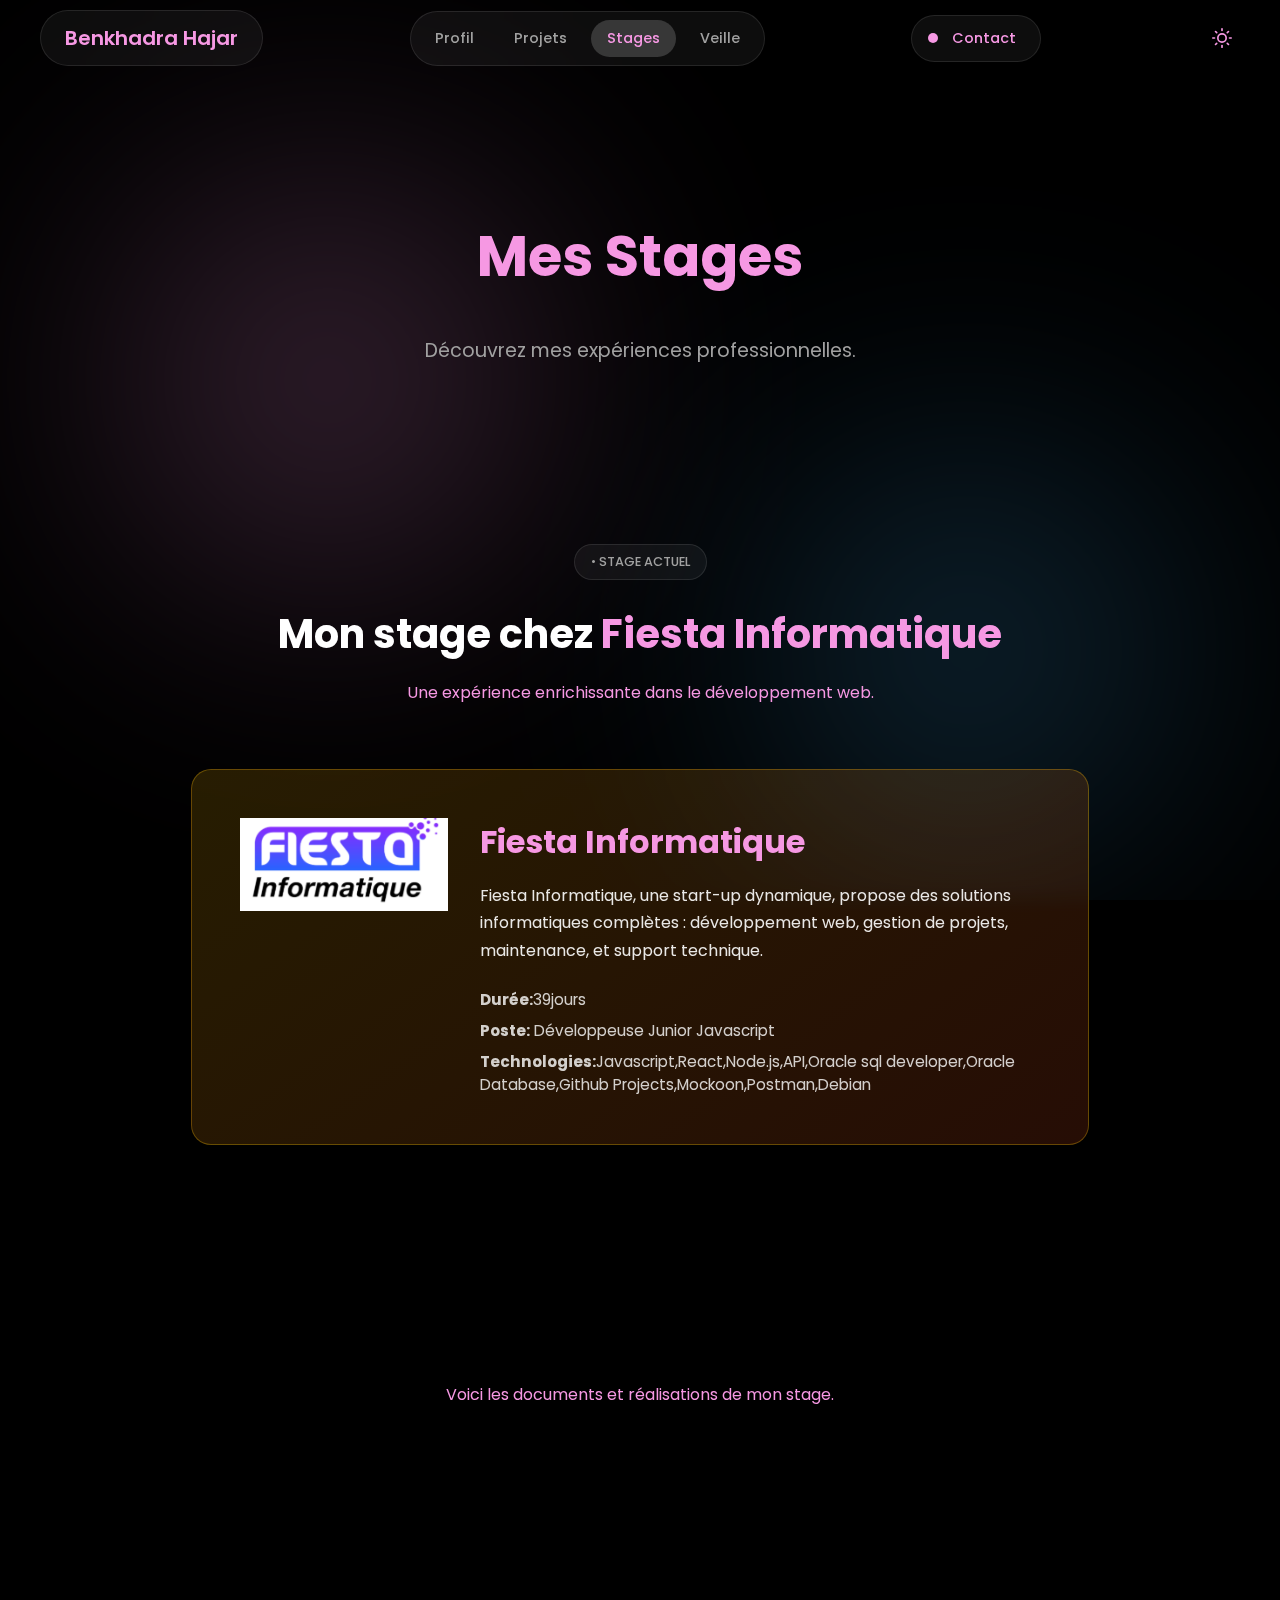
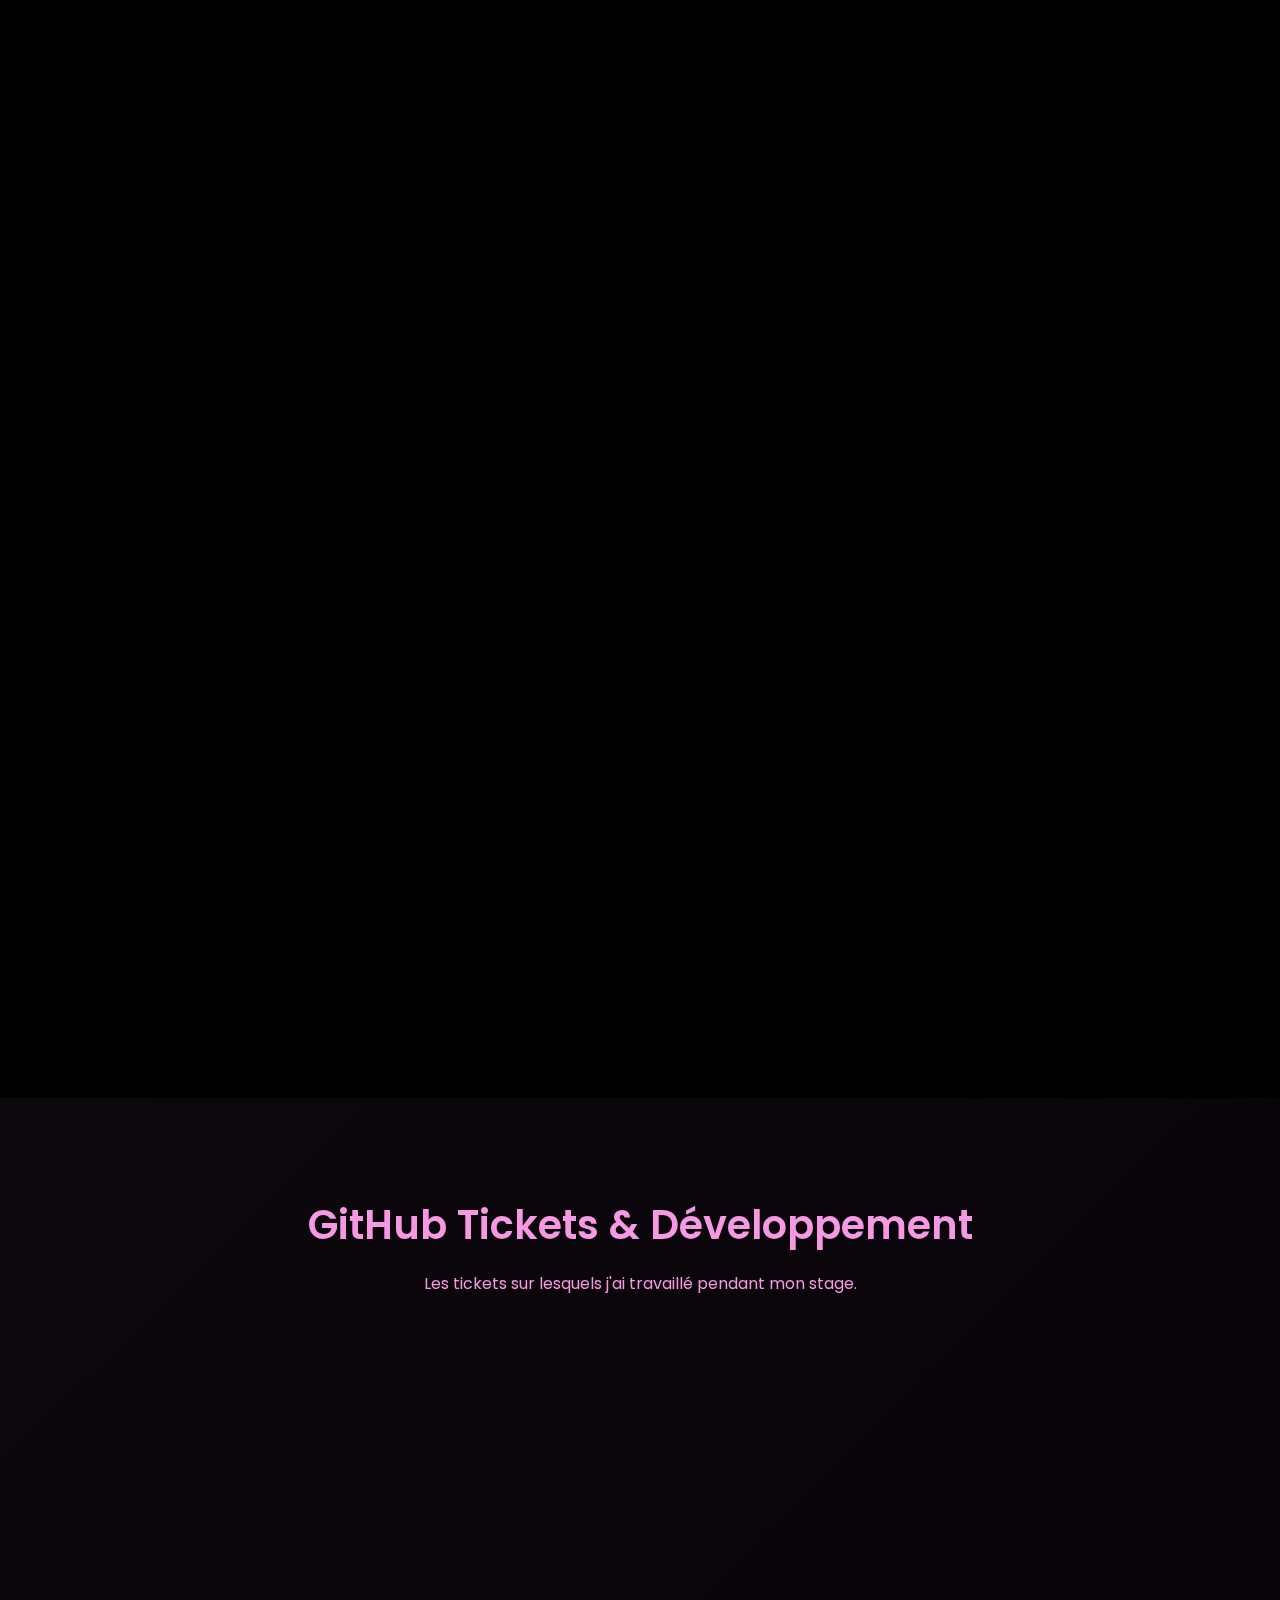
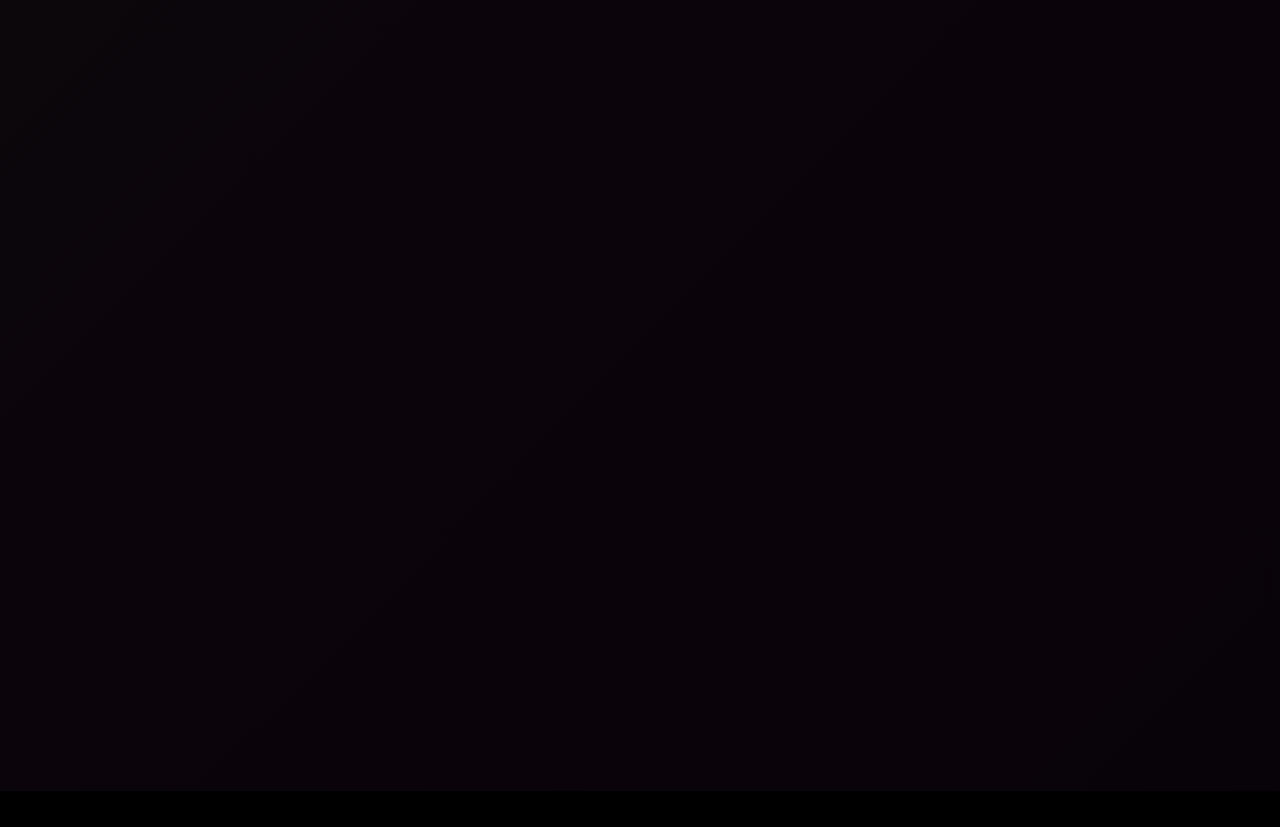
<file: stages.html>
<!DOCTYPE html>
<html lang="fr">
<head>
    <!-- Meta tags for proper document encoding and responsive design -->
    <meta charset="UTF-8">
    <meta name="viewport" content="width=device-width, initial-scale=1.0">
    <title>Stages - Benkhadra Hajar</title>
    
    <!-- External CSS and font imports -->
    <link rel="stylesheet" href="style.css">
    <link rel="preconnect" href="https://fonts.googleapis.com">
    <link rel="preconnect" href="https://fonts.gstatic.com" crossorigin>
    <link href="https://fonts.googleapis.com/css2?family=Poppins:wght@400;500;600&display=swap" rel="stylesheet">
</head>
<body class="noise">

    <!-- Animated background blobs for visual appeal -->
    <div class="blob-container">
        <div class="blob"></div>
        <div class="blob"></div>
    </div>

    <!-- Main navigation header -->
    <header class="navbar">
        <div class="container">
            <!-- Logo/brand name -->
            <a href="" class="logo">Benkhadra Hajar</a>
            
            <!-- Desktop navigation menu -->
            <nav class="nav-links-container">
                <a href="index.html">Profil</a>
                <a href="projets.html">Projets</a>
                <a href="stages.html" class="active">Stages</a>
                <a href="veille.html">Veille</a>
            </nav>

            <!-- Contact button with animated dot -->
            <a href="contact.html" class="contact-btn">
                <span class="contact-dot"></span>
                Contact
            </a>

            <!-- Theme toggle button (dark/light mode) -->
            <button class="theme-toggle" id="theme-toggle" aria-label="Toggle theme">
                <!-- Sun icon for light mode -->
                <svg class="sun-icon" xmlns="http://www.w3.org/2000/svg" width="24" height="24" viewBox="0 0 24 24" fill="none" stroke="currentColor" stroke-width="2" stroke-linecap="round" stroke-linejoin="round">
                    <circle cx="12" cy="12" r="5"></circle>
                    <line x1="12" y1="1" x2="12" y2="3"></line>
                    <line x1="12" y1="21" x2="12" y2="23"></line>
                    <line x1="4.22" y1="4.22" x2="5.64" y2="5.64"></line>
                    <line x1="18.36" y1="18.36" x2="19.78" y2="19.78"></line>
                    <line x1="1" y1="12" x2="3" y2="12"></line>
                    <line x1="21" y1="12" x2="23" y2="12"></line>
                    <line x1="4.22" y1="19.78" x2="5.64" y2="18.36"></line>
                    <line x1="18.36" y1="5.64" x2="19.78" y2="4.22"></line>
                </svg>
                <!-- Moon icon for dark mode -->
                <svg class="moon-icon" xmlns="http://www.w3.org/2000/svg" width="24" height="24" viewBox="0 0 24 24" fill="none" stroke="currentColor" stroke-width="2" stroke-linecap="round" stroke-linejoin="round">
                    <path d="M21 12.79A9 9 0 1 1 11.21 3 7 7 0 0 0 21 12.79z"></path>
                </svg>
            </button>

            <!-- Mobile menu toggle button -->
            <button class="menu-btn" id="menu-btn">
                <svg xmlns="http://www.w3.org/2000/svg" width="24" height="24" viewBox="0 0 24 24" fill="none" stroke="currentColor" stroke-width="2" stroke-linecap="round" stroke-linejoin="round"><line x1="3" y1="12" x2="21" y2="12"></line><line x1="3" y1="6" x2="21" y2="6"></line><line x1="3" y1="18" x2="21" y2="18"></line></svg>
            </button>
        </div>
    </header>
    
    <!-- Mobile navigation menu (hidden by default) -->
    <div class="mobile-nav" id="mobile-nav">
        <a href="index.html">Profil</a>
        <a href="projets.html">Projets</a>
        <a href="stages.html" class="active">Stages</a>
        <a href="veille.html">Veille</a>
        <a href="contact.html">Contact</a>
        <!-- Mobile theme toggle button -->
        <button class="theme-toggle" id="mobile-theme-toggle" aria-label="Toggle theme">
            <svg class="sun-icon" xmlns="http://www.w3.org/2000/svg" width="24" height="24" viewBox="0 0 24 24" fill="none" stroke="currentColor" stroke-width="2" stroke-linecap="round" stroke-linejoin="round">
                <circle cx="12" cy="12" r="5"></circle>
                <line x1="12" y1="1" x2="12" y2="3"></line>
                <line x1="12" y1="21" x2="12" y2="23"></line>
                <line x1="4.22" y1="4.22" x2="5.64" y2="5.64"></line>
                <line x1="18.36" y1="18.36" x2="19.78" y2="19.78"></line>
                <line x1="1" y1="12" x2="3" y2="12"></line>
                <line x1="21" y1="12" x2="23" y2="12"></line>
                <line x1="4.22" y1="19.78" x2="5.64" y2="18.36"></line>
                <line x1="18.36" y1="5.64" x2="19.78" y2="4.22"></line>
            </svg>
            <svg class="moon-icon" xmlns="http://www.w3.org/2000/svg" width="24" height="24" viewBox="0 0 24 24" fill="none" stroke="currentColor" stroke-width="2" stroke-linecap="round" stroke-linejoin="round">
                <path d="M21 12.79A9 9 0 1 1 11.21 3 7 7 0 0 0 21 12.79z"></path>
            </svg>
        </button>
    </div>

    <!-- Main content area -->
    <main>
        <!-- Hero section with page title -->
        <section class="hero">
            <div class="container text-center">
                <h1>Mes Stages</h1>
                <p class="subtitle">Découvrez mes expériences professionnelles.</p>
            </div>
        </section>

        <!-- Current Internship Section -->
        <section class="internship-section">
            <div class="container">
                <div class="internship-title-container text-center">
                    <span class="internship-badge">• STAGE ACTUEL</span>
                    <h2>Mon stage chez <span class="highlight">Fiesta Informatique</span></h2>
                    <p class="subtitle">Une expérience enrichissante dans le développement web.</p>
                </div>

                <!-- Company information card -->
                <div class="company-card">
                    <div class="company-header">
                        <!-- Company logo -->
                        <div class="company-logo">
                            <img src="picture/fiesta.png" alt="Fiesta Informatique Logo" class="company-logo-img">
                        </div>
                        <!-- Company details -->
                        <div class="company-info">
                            <h3>Fiesta Informatique</h3>
                            <p class="company-description">Fiesta Informatique, une start-up dynamique, propose des solutions informatiques complètes : développement web, gestion de projets, maintenance, et support technique.</p>
                            <div class="company-details">
                                <span class="detail-item">
                                    <strong>Durée:</strong>39jours
                                </span>
                                <span class="detail-item">
                                    <strong>Poste:</strong> Développeuse Junior Javascript
                                </span>
                                <span class="detail-item">
                                    <strong>Technologies:</strong>Javascript,React,Node.js,API,Oracle sql developer,Oracle Database,Github Projects,Mockoon,Postman,Debian
                                </span>
                            </div>
                        </div>
                    </div>
                </div>
            </div>
        </section>

        <!-- Documentation and Achievements Section -->
        <section class="projects-section">
            <div class="container">
                <div class="documentation-title-container text-center">
                    <h2>Documentation & Réalisations</h2>
                    <p class="subtitle">Voici les documents et réalisations de mon stage.</p>
                </div>
                <div class="projects-grid">
                    
                    <!-- Arch Linux Dual Boot Documentation -->
                    <div class="project-card">
                        <div class="project-image">
                            <img src="picture/Archlinux-logo-standard-version.png" alt="quantic">
                        </div>
                        <h3 class="project-title">DualBoot Arch/Wind</h3>
                        <p class="project-description">Lors du stage j'ai réaliser une Documentation sur l'installation en dualboot le systéme d'exploitation ArchLinux avec Windows 11 basant sur ma propre experience d'installation d'avant.</p>
                        <div class="project-buttons">
                            <a href="docs/DUAL BOOT ARCHLINUX ET WINDOWS 11.docx" class="btn-project">Documentation</a>
                        </div>
                    </div>

                    <!-- Kali Linux Dual Boot Documentation -->
                    <div class="project-card">
                        <div class="project-image">
                            <img src="picture/kali.jpeg" alt="oracle">
                        </div>
                        <h3 class="project-title">DualBoot Kali/Wind</h3>
                        <p class="project-description">Lors du stage j'ai réaliser une Documentation sur l'installation en dualboot le systéme d'exploitation Kalilinux avec Windows 11 basant sur ma propre experience d'installation d'avant.</p>
                        <div class="project-buttons">
                            <a href="docs/Documentation Kali LInux Dualboot.docx" class="btn-project">Documentation</a>
                        </div>
                    </div>

                    <!-- Debian Dual Boot Documentation -->
                    <div class="project-card">
                        <div class="project-image">
                            <img src="picture/debian.png" alt="light">
                        </div>
                        <h3 class="project-title">DualBoot Debian/Wind</h3>
                        <p class="project-description">Lors du stage j'ai réaliser une Documentation sur l'installation en dualboot le systéme d'exploitation Debian12 avec Windows 11 basant sur l'installation sur une machine de l'entreprise</p>
                        <div class="project-buttons">
                            <a href="docs/Documentation Kali LInux Dualboot.docx" class="btn-project">Documentation</a>
                        </div>
                    </div>
                    
                    <!-- Bootable USB Documentation -->
                    <div class="project-card">
                        <div class="project-image">
                            <img src="picture/rufus.jpeg" alt="light">
                        </div>
                        <h3 class="project-title">Clé Bootable</h3>
                        <p class="project-description">Lors du stage j'ai réaliser une Documentation sur la configuration d'une clef bootable utilisant rufus.</p>
                        <div class="project-buttons">
                            <a href="docs/CLE DEMARRABLE.pdf" class="btn-project">Documentation FR</a>
                            <a href="docs/Bootable USB.pdf" class="btn-project">Documentation Eng</a>
                        </div>
                    </div>
                    
                    <!-- Technical Environment Report -->
                    <div class="project-card">
                        <div class="project-image">
                            <img src="picture/api.png" alt="light">
                        </div>
                        <h3 class="project-title">Compte Rendu</h3>
                        <p class="project-description">Lors du stage j'ai réaliser une présentation avec un compte rendu sur l'environnement technique pour coder et tester une API RESTful..</p>
                        <div class="project-buttons">
                            <a href="docs/Compte Rendu-Environnement Technique.docx" class="btn-project">Documentation FR</a>
                        </div>
                    </div>
                    
                    <!-- Technical Environment Presentation -->
                    <div class="project-card">
                        <div class="project-image">
                            <img src="picture/api.png" alt="light">
                        </div>
                        <h3 class="project-title">Présentation</h3>
                        <p class="project-description">Lors du stage j'ai réaliser une présentation avec un compte rendu sur l'environnement technique pour coder et tester une API RESTful.</p>
                        <div class="project-buttons">
                            <a href="docs/Environnement Technique.pdf" class="btn-project">Présentation</a>
                        </div>
                    </div>
                    
                    <!-- Linux as Technical Environment -->
                    <div class="project-card">
                        <div class="project-image">
                            <img src="picture/linux.jpeg" alt="light">
                        </div>
                        <h3 class="project-title">Linux comme environnement technique</h3>
                        <p class="project-description">Lors du stage j'ai réaliser une présentation sur Linux comme un environnement technique pour coder et tester des API et ses equivalence par rapport à windows,aussi que ses divers distribution.</p>
                        <div class="project-buttons">
                            <a href="docs/linux environement.pdf" class="btn-project">Présentation</a>
                        </div>
                    </div>
                    
                    <!-- Proxmox Documentation -->
                    <div class="project-card">
                        <div class="project-image">
                            <img src="picture/server.jpeg" alt="light">
                        </div>
                        <h3 class="project-title">Proxmox</h3>
                        <p class="project-description">Lors du stage j'ai réaliser une Documentation sur l'installation et la configuration de Proxmox.</p>
                        <div class="project-buttons">
                            <a href="docs/Proxmox.pdf" class="btn-project">Documentation</a>
                        </div>
                    </div>
                    
                    <!-- Zabbix Documentation -->
                    <div class="project-card">
                        <div class="project-image">
                            <img src="picture/veille.png" alt="light">
                        </div>
                        <h3 class="project-title">Zabbix</h3>
                        <p class="project-description">Lors du stage j'ai réaliser une Documentation sur l'installation et la configuration de Zabbix.</p>
                        <div class="project-buttons">
                            <a href="docs/zabbix/" class="btn-project">Documentation</a>
                        </div>
                    </div>
                    
                    <!-- API Stimulation Documentation -->
                    <div class="project-card">
                        <div class="project-image">
                            <img src="picture/api.png" alt="light">
                        </div>
                        <h3 class="project-title">Stimulation appel API</h3>
                        <p class="project-description">Lors du stage j'ai réaliser une Documentation sur la stimulation d'appel API.</p>
                        <div class="project-buttons">
                            <a href="docs/stimulation appel API Hajar-Loick.pdf" class="btn-project">Documentation</a>
                        </div>
                    </div>
                    
                    <!-- Deployement Documentation -->
                    <div class="project-card">
                        <div class="project-image">
                            <img src="picture/veille.png" alt="light">
                        </div>
                        <h3 class="project-title">Deployement</h3>
                        <p class="project-description">Lors du stage j'ai réaliser une Documentation sur le deployement.</p>
                        <div class="project-buttons">
                            <a href="docs/deployement.pdf" class="btn-project">Documentation</a>
                        </div>
                    </div>
                    
                    <!-- Deployement Documentation 2 -->
                    <div class="project-card">
                        <div class="project-image">
                            <img src="picture/veille.png" alt="light">
                        </div>
                        <h3 class="project-title">Deployement (1)</h3>
                        <p class="project-description">Lors du stage j'ai réaliser une Documentation sur le deployement.</p>
                        <div class="project-buttons">
                            <a href="docs/Deployement (1).pdf" class="btn-project">Documentation</a>
                        </div>
                    </div>
                    
                    <!-- Categories Study Documentation -->
                    <div class="project-card">
                        <div class="project-image">
                            <img src="picture/veille.png" alt="light">
                        </div>
                        <h3 class="project-title">Etude de categories</h3>
                        <p class="project-description">Lors du stage j'ai réaliser une Documentation sur l'etude de categories.</p>
                        <div class="project-buttons">
                            <a href="docs/etude de categories.pdf" class="btn-project">Documentation</a>
                        </div>
                    </div>
                    
                    <!-- CyberInsecurity Documentation -->
                    <div class="project-card">
                        <div class="project-image">
                            <img src="picture/veille.png" alt="light">
                        </div>
                        <h3 class="project-title">CyberInsecurity</h3>
                        <p class="project-description">Lors du stage j'ai réaliser une Documentation sur la CyberInsecurity.</p>
                        <div class="project-buttons">
                            <a href="docs/CyberInsecurity.pdf" class="btn-project">Documentation</a>
                        </div>
                    </div>
                </div>
            </div>
        </section>


        <section class="tickets-section">
            <div class="container">
                <div class="tickets-title-container text-center">
                    <h2>GitHub Tickets & Développement</h2>
                    <p class="subtitle">Les tickets sur lesquels j'ai travaillé pendant mon stage.</p>
                </div>
                
                
                <div class="tickets-grid">
                    <div class="ticket-card scroll-animate from-bottom">
                        <div class="ticket-header">
                            <div class="ticket-status ticket-open">DONE</div>
                            <div class="ticket-number">#001</div>
                        </div>
                        <h3 class="ticket-title">Bug d'Oracle DB</h3>
                        <p class="ticket-description">des packages qui n'ont pas été bien installé lors d'une erreur humaine lors de l'installation.</p>
                        <div class="ticket-meta">
                            <span class="ticket-label">BackEnd</span>
                            <span class="ticket-label">DataBase</span>
                        </div>
                        <div class="ticket-footer">
                            <span class="ticket-assignee">Assigned to: Hajar</span>
                            <span class="ticket-date">Closed: 12-16 Mai 2025</span>
                        </div>
                    </div>
                    <div class="ticket-card scroll-animate from-bottom">
                        <div class="ticket-header">
                            <div class="ticket-status ticket-open">DONE</div>
                            <div class="ticket-number">#002</div>
                        </div>
                        <h3 class="ticket-title">Création d'une MockAPI</h3>
                        <p class="ticket-description">Développement d'une MockAPI avec Mockoon et tester avec Postman</p>
                        <div class="ticket-meta">
                            <span class="ticket-label">BackEnd</span>
                            <span class="ticket-label">API</span>
                        </div>
                        <div class="ticket-footer">
                            <span class="ticket-assignee">Assigned to: Hajar</span>
                            <span class="ticket-date">Created: 19-23 Mai 2025</span>
                        </div>
                    </div>

                    <div class="ticket-card scroll-animate from-bottom">
                        <div class="ticket-header">
                            <div class="ticket-status ticket-open">DONE</div>
                            <div class="ticket-number">#003</div>
                        </div>
                        <h3 class="ticket-title">Récupération d'une API</h3>
                        <p class="ticket-description">On récupere une API externe come API  AliBaba/Ali Express.</p>
                        <div class="ticket-meta">
                            <span class="ticket-label">BackEnd</span>
                            <span class="ticket-label">API</span>
                        </div>
                        <div class="ticket-footer">
                            <span class="ticket-assignee">Assigned to: Hajar</span>
                            <span class="ticket-date">Created: 19-23 Mai 2025</span>
                        </div>
                    </div>

                    <div class="ticket-card scroll-animate from-bottom">
                        <div class="ticket-header">
                            <div class="ticket-status ticket-open">DONE</div>
                            <div class="ticket-number">#004</div>
                        </div>
                        <h3 class="ticket-title">Bug du solde et d'achat des produits</h3>
                        <p class="ticket-description">Aprés on effectue un achat on constate un bug dans le profil du client, on n'arrive pas à pull le solde active.</p>
                        <div class="ticket-meta">
                            <span class="ticket-label">BackEnd</span>
                            <span class="ticket-label">DataBase</span>
                        </div>
                        <div class="ticket-footer">
                            <span class="ticket-assignee">Assigned to: Hajar</span>
                            <span class="ticket-date">Closed: 26-30 Mai 2025</span>
                        </div>
                    </div>

                    <div class="ticket-card scroll-animate from-bottom">
                        <div class="ticket-header">
                            <div class="ticket-status ticket-open">DONE</div>
                            <div class="ticket-number">#005</div>
                        </div>
                        <h3 class="ticket-title">Etude sur les catégories et/ou produits</h3>
                        <p class="ticket-description">Une étude sur les catégories et les produits de l'api et son intégration dans le site.</p>
                        <div class="ticket-meta">
                            <span class="ticket-label">BackEnd</span>
                            <span class="ticket-label">DataBase</span>
                        </div>
                        <div class="ticket-footer">
                            <span class="ticket-assignee">Assigned to: Hajar</span>
                            <span class="ticket-date">Closed: 9-13 Juin 2025</span>
                        </div>
                    </div>

                    <div class="ticket-card scroll-animate from-bottom">
                        <div class="ticket-header">
                            <div class="ticket-status ticket-open">DONE</div>
                            <div class="ticket-number">#006</div>
                        </div>
                        <h3 class="ticket-title">Ajout des fonctionnalitées de livraision pour client</h3>
                        <p class="ticket-description">Ajout des options de delivery adress et genre du client et code postale pour livrasion.</p>
                        <div class="ticket-meta">
                            <span class="ticket-label">BackEnd</span>
                            <span class="ticket-label">Data Base</span>
                        </div>
                        <div class="ticket-footer">
                            <span class="ticket-assignee">Assigned to: Hajar</span>
                            <span class="ticket-date">Created: 9-13 Juin 2025</span>
                        </div>
                    </div>

                    <div class="ticket-card scroll-animate from-bottom">
                        <div class="ticket-header">
                            <div class="ticket-status ticket-open">DONE</div>
                            <div class="ticket-number">#007</div>
                        </div>
                        <h3 class="ticket-title">Fix de la taille des produits</h3>
                        <p class="ticket-description">Un produit peut avoir plusieur taille disponible, et les configurer d'après un compte admin.</p>
                        <div class="ticket-meta">
                            <span class="ticket-label">BackEnd</span>
                            <span class="ticket-label">Data Base</span>
                        </div>
                        <div class="ticket-footer">
                            <span class="ticket-assignee">Assigned to: Hajar</span>
                            <span class="ticket-date">Created:9-13 Juin 2025</span>
                        </div>
                    </div>
                    <div class="ticket-card scroll-animate from-bottom">
                        <div class="ticket-header">
                            <div class="ticket-status ticket-open">DONE</div>
                            <div class="ticket-number">#008</div>
                        </div>
                        <h3 class="ticket-title">Bug d'email/notification de validation d'achat</h3>
                        <p class="ticket-description">Aprés on effectue un achat on reçoie pas un mail de validation d'achat ou une notification dans le compe client.</p>
                        <div class="ticket-meta">
                            <span class="ticket-label">BackEnd</span>
                            <span class="ticket-label">Data Base</span>
                        </div>
                        <div class="ticket-footer">
                            <span class="ticket-assignee">Assigned to: Hajar</span>
                            <span class="ticket-date">Created: 16-20 Juin 2025</span>
                        </div>
                    </div>
                    <div class="ticket-card scroll-animate from-bottom">
                        <div class="ticket-header">
                            <div class="ticket-status ticket-open">DONE</div>
                            <div class="ticket-number">#009</div>
                        </div>
                        <h3 class="ticket-title">Maquette de page d'acceuil</h3>
                        <p class="ticket-description">Réalisation d'une maquette pour page d'acceuil d'un site d'e-commerce.</p>
                        <div class="ticket-meta">
                            <span class="ticket-label">FrontEnd</span>
                            <span class="ticket-label">UI/UX</span>
                        </div>
                        <div class="ticket-footer">
                            <span class="ticket-assignee">Assigned to: Hajar</span>
                            <span class="ticket-date">Created: 16-20 Juin 2025</span>
                        </div>
                    </div>
                    
                </div>
            </div>
        </section>

    </main>
    
    <!-- JavaScript file for interactive functionality -->
    <script src="script.js"></script>
</body>
</html>
</file>
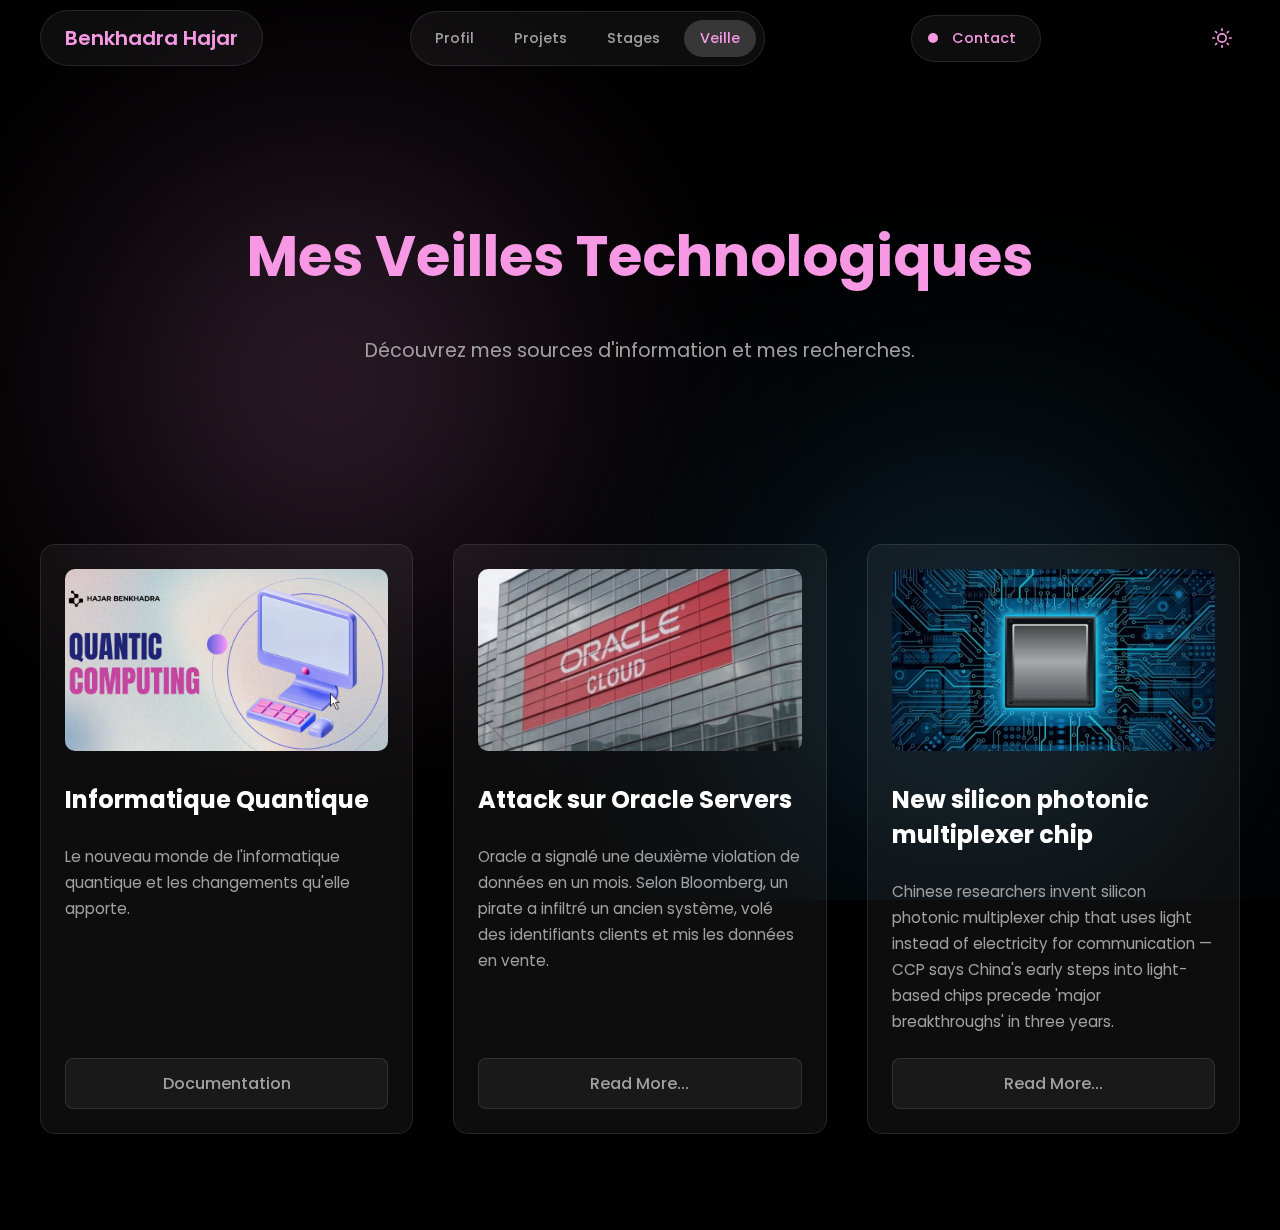
<file: veille.html>
<!DOCTYPE html>
<html lang="fr">
<head>
    <!-- Meta tags for proper document encoding and responsive design -->
    <meta charset="UTF-8">
    <meta name="viewport" content="width=device-width, initial-scale=1.0">
    <title>Veille - Benkhadra Hajar</title>
    
    <!-- External CSS and font imports -->
    <link rel="stylesheet" href="style.css">
    <link rel="preconnect" href="https://fonts.googleapis.com">
    <link rel="preconnect" href="https://fonts.gstatic.com" crossorigin>
    <link href="https://fonts.googleapis.com/css2?family=Poppins:wght@400;500;600&display=swap" rel="stylesheet">
</head>
<body class="noise">

    <!-- Animated background blobs for visual appeal -->
    <div class="blob-container">
        <div class="blob"></div>
        <div class="blob"></div>
    </div>

    <!-- Main navigation header -->
    <header class="navbar">
        <div class="container">
            <!-- Logo/brand name -->
            <a href="" class="logo">Benkhadra Hajar</a>
            
            <!-- Desktop navigation menu -->
            <nav class="nav-links-container">
                <a href="index.html">Profil</a>
                <a href="projets.html">Projets</a>
                <a href="stages.html">Stages</a>
                <a href="veille.html" class="active">Veille</a>
            </nav>

            <!-- Contact button with animated dot -->
            <a href="contact.html" class="contact-btn">
                <span class="contact-dot"></span>
                Contact
            </a>

            <!-- Theme toggle button (dark/light mode) -->
            <button class="theme-toggle" id="theme-toggle" aria-label="Toggle theme">
                <!-- Sun icon for light mode -->
                <svg class="sun-icon" xmlns="http://www.w3.org/2000/svg" width="24" height="24" viewBox="0 0 24 24" fill="none" stroke="currentColor" stroke-width="2" stroke-linecap="round" stroke-linejoin="round">
                    <circle cx="12" cy="12" r="5"></circle>
                    <line x1="12" y1="1" x2="12" y2="3"></line>
                    <line x1="12" y1="21" x2="12" y2="23"></line>
                    <line x1="4.22" y1="4.22" x2="5.64" y2="5.64"></line>
                    <line x1="18.36" y1="18.36" x2="19.78" y2="19.78"></line>
                    <line x1="1" y1="12" x2="3" y2="12"></line>
                    <line x1="21" y1="12" x2="23" y2="12"></line>
                    <line x1="4.22" y1="19.78" x2="5.64" y2="18.36"></line>
                    <line x1="18.36" y1="5.64" x2="19.78" y2="4.22"></line>
                </svg>
                <!-- Moon icon for dark mode -->
                <svg class="moon-icon" xmlns="http://www.w3.org/2000/svg" width="24" height="24" viewBox="0 0 24 24" fill="none" stroke="currentColor" stroke-width="2" stroke-linecap="round" stroke-linejoin="round">
                    <path d="M21 12.79A9 9 0 1 1 11.21 3 7 7 0 0 0 21 12.79z"></path>
                </svg>
            </button>

            <!-- Mobile menu toggle button -->
            <button class="menu-btn" id="menu-btn">
                <svg xmlns="http://www.w3.org/2000/svg" width="24" height="24" viewBox="0 0 24 24" fill="none" stroke="currentColor" stroke-width="2" stroke-linecap="round" stroke-linejoin="round"><line x1="3" y1="12" x2="21" y2="12"></line><line x1="3" y1="6" x2="21" y2="6"></line><line x1="3" y1="18" x2="21" y2="18"></line></svg>
            </button>
        </div>
    </header>
    
    <!-- Mobile navigation menu (hidden by default) -->
    <div class="mobile-nav" id="mobile-nav">
        <a href="index.html">Profil</a>
        <a href="projets.html">Projets</a>
        <a href="stages.html">Stages</a>
        <a href="veille.html" class="active">Veille</a>
        <a href="contact.html">Contact</a>
        <!-- Mobile theme toggle button -->
        <button class="theme-toggle" id="mobile-theme-toggle" aria-label="Toggle theme">
            <svg class="sun-icon" xmlns="http://www.w3.org/2000/svg" width="24" height="24" viewBox="0 0 24 24" fill="none" stroke="currentColor" stroke-width="2" stroke-linecap="round" stroke-linejoin="round">
                <circle cx="12" cy="12" r="5"></circle>
                <line x1="12" y1="1" x2="12" y2="3"></line>
                <line x1="12" y1="21" x2="12" y2="23"></line>
                <line x1="4.22" y1="4.22" x2="5.64" y2="5.64"></line>
                <line x1="18.36" y1="18.36" x2="19.78" y2="19.78"></line>
                <line x1="1" y1="12" x2="3" y2="12"></line>
                <line x1="21" y1="12" x2="23" y2="12"></line>
                <line x1="4.22" y1="19.78" x2="5.64" y2="18.36"></line>
                <line x1="18.36" y1="5.64" x2="19.78" y2="4.22"></line>
            </svg>
            <svg class="moon-icon" xmlns="http://www.w3.org/2000/svg" width="24" height="24" viewBox="0 0 24 24" fill="none" stroke="currentColor" stroke-width="2" stroke-linecap="round" stroke-linejoin="round">
                <path d="M21 12.79A9 9 0 1 1 11.21 3 7 7 0 0 0 21 12.79z"></path>
            </svg>
        </button>
    </div>

    <!-- Main content area -->
    <main>
        <!-- Hero section with page title -->
        <section class="hero">
            <div class="container text-center">
                <h1>Mes Veilles Technologiques</h1>
                <p class="subtitle">Découvrez mes sources d'information et mes recherches.</p>
            </div>
        </section>
        
        <!-- Technology Watch Projects Section -->
        <section class="projects-section">
            <div class="container">
                <div class="projects-grid">
                    
                    <!-- Quantum Computing Research -->
                    <div class="project-card">
                        <div class="project-image">
                            <img src="picture/veille.png" alt="quantic">
                        </div>
                        <h3 class="project-title">Informatique Quantique</h3>
                        <p class="project-description">Le nouveau monde de l'informatique quantique et les changements qu'elle apporte.</p>
                        <div class="project-buttons">
                            <a href="docs/quantic computing.pdf" class="btn-project">Documentation</a>
                        </div>
                    </div>

                    <!-- Oracle Security Breach News -->
                    <div class="project-card">
                        <div class="project-image">
                            <img src="picture/oracle.png" alt="oracle">
                        </div>
                        <h3 class="project-title">Attack sur Oracle Servers</h3>
                        <p class="project-description">Oracle a signalé une deuxième violation de données en un mois. Selon Bloomberg, un pirate a infiltré un ancien système, volé des identifiants clients et mis les données en vente.</p>
                        <div class="project-buttons">
                            <a href="https://www.lemondeinformatique.fr/actualites/lire-oracle-cumule-les-violations-de-donnees-96511.html" class="btn-project">Read More...</a>
                        </div>
                    </div>

                    <!-- Silicon Photonic Chip Research -->
                    <div class="project-card">
                        <div class="project-image">
                            <img src="picture/light.png" alt="light">
                        </div>
                        <h3 class="project-title">New silicon photonic multiplexer chip</h3>
                        <p class="project-description">Chinese researchers invent silicon photonic multiplexer chip that uses light instead of electricity for communication — CCP says China's early steps into light-based chips precede 'major breakthroughs' in three years.</p>
                        <div class="project-buttons">
                            <a href="https://www.tomshardware.com/tech-industry/semiconductors/[base64]" class="btn-project">Read More...</a>
                        </div>
                    </div>

                    
        </section>
    </main>
   
    
    <!-- JavaScript file for interactive functionality -->
    <script src="script.js"></script>
</body>
</html>
</file>
<file: style.css>
:root {
    
    --background-color: #000000;
    --text-primary: #f698e3;
    --text-secondary: #a1a1a1;
    --accent-color: #f698e3;
    --container-bg: rgba(255, 255, 255, 0.05);
    --container-border: rgba(255, 255, 255, 0.1);
    --font-family: 'Poppins', sans-serif;
}


[data-theme="light"] {
    --background-color: #ffffff;
    --text-primary: #1a1a1a;
    --text-secondary: #4a4a4a;
    --accent-color: #e91e63;
    --container-bg: rgba(0, 0, 0, 0.08);
    --container-border: rgba(0, 0, 0, 0.15);
}


[data-theme="light"] .nav-links-container a.active {
    background-color: #e91e63;
    color: #ffffff;
}

[data-theme="light"] .contact-btn:hover {
    background-color: rgba(233, 30, 99, 0.1);
}

[data-theme="light"] .btn-resume:hover {
    color: #ffffff;
}

[data-theme="light"] .formation-title-container h2 {
    color: #1a1a1a;
}

[data-theme="light"] .skills-title {
    color: #1a1a1a;
}

[data-theme="light"] .choice-title {
    color: #1a1a1a;
}

[data-theme="light"] .choice-section {
    background-color: rgba(233, 30, 99, 0.05);
}

[data-theme="light"] .choice-text {
    background: linear-gradient(145deg, rgba(233, 30, 99, 0.1), rgba(156, 39, 176, 0.1));
    border: 1px solid rgba(233, 30, 99, 0.2);
}

[data-theme="light"] .choice-text p {
    color: #1a1a1a;
}

[data-theme="light"] .project-title {
    color: #1a1a1a;
}

[data-theme="light"] .contact-form input,
[data-theme="light"] .contact-form textarea {
    background-color: #f8f9fa;
    border: 1px solid #dee2e6;
    color: #1a1a1a;
}

[data-theme="light"] .contact-form input:focus,
[data-theme="light"] .contact-form textarea:focus {
    border-color: #e91e63;
    background-color: #ffffff;
}

[data-theme="light"] .logos:before {
    background: linear-gradient(to left, rgba(255,255,255,0), #ffffff);
}

[data-theme="light"] .logos:after {
    background: linear-gradient(to right, rgba(255,255,255,0), #ffffff);
}

[data-theme="light"] .logos-slide img {
    filter: brightness(0) opacity(0.7);
}

[data-theme="light"] .logos-slide img:hover {
    filter: brightness(0) opacity(1);
}

[data-theme="light"] .specialite-card {
    background: linear-gradient(145deg, rgba(233, 30, 99, 0.1), rgba(156, 39, 176, 0.1));
    border: 1px solid rgba(233, 30, 99, 0.2);
    color: #1a1a1a;
}

[data-theme="light"] .specialite-card:hover {
    border-color: rgba(233, 30, 99, 0.4);
    box-shadow: 0 20px 40px -15px rgba(233, 30, 99, 0.2);
}

[data-theme="light"] .specialite-card ul li::before {
    color: #e91e63;
}

[data-theme="light"] .mobile-nav {
    background-color: rgba(255, 255, 255, 0.95);
    border-bottom: 1px solid rgba(0, 0, 0, 0.1);
}

[data-theme="light"] .mobile-nav a {
    border-bottom: 1px solid rgba(0, 0, 0, 0.1);
}

[data-theme="light"] .mobile-nav a.active,
[data-theme="light"] .mobile-nav a:hover {
    background-color: rgba(233, 30, 99, 0.1);
}


.theme-toggle {
    background: none;
    border: none;
    color: var(--text-primary);
    cursor: pointer;
    padding: 0.5rem;
    border-radius: 50%;
    display: flex;
    align-items: center;
    justify-content: center;
    transition: background-color 0.3s;
    margin-left: 1rem;
}

.theme-toggle:hover {
    background-color: var(--container-bg);
}

.theme-toggle svg {
    width: 20px;
    height: 20px;
    transition: transform 0.3s;
}

.theme-toggle:hover svg {
    transform: rotate(180deg);
}


[data-theme="light"] .theme-toggle .moon-icon {
    display: block;
}

[data-theme="light"] .theme-toggle .sun-icon {
    display: none;
}

[data-theme="dark"] .theme-toggle .moon-icon,
.theme-toggle .moon-icon {
    display: none;
}

[data-theme="dark"] .theme-toggle .sun-icon,
.theme-toggle .sun-icon {
    display: block;
}

.noise::before {
    content: "";
    position: absolute;
    top: 0;
    left: 0;
    width: 100%;
    height: 100%;
    background-image: url('[data-uri]');
    opacity: 0.04;
    pointer-events: none;
    z-index: -1;
}

body {
    background-color: var(--background-color);
    color: var(--text-primary);
    font-family: var(--font-family);
    margin: 0;
    padding-top: 80px;
}

.container {
    max-width: 1200px;
    margin: 0 auto;
    padding: 0 2rem;
}

.text-center { text-align: center; }
.navbar {
    position: fixed;
    top: 10px;
    left: 0;
    width: 100%;
    z-index: 100;
}

.navbar .container {
    display: flex;
    justify-content: space-between;
    align-items: center;
}

.logo {
    font-size: 1.25rem;
    font-weight: 600;
    color: var(--text-primary);
    text-decoration: none;
    background-color: var(--container-bg);
    border: 1px solid var(--container-border);
    backdrop-filter: blur(12px);
    -webkit-backdrop-filter: blur(12px);
    padding: 0.75rem 1.5rem;
    border-radius: 999px;
    transition: background-color 0.3s;
}

.logo:hover {
    background-color: rgba(255, 255, 255, 0.1);
}

[data-theme="light"] .logo:hover {
    background-color: rgba(233, 30, 99, 0.1);
}

.nav-links-container {
    position: relative;
    background-color: var(--container-bg);
    border: 1px solid var(--container-border);
    backdrop-filter: blur(12px);
    -webkit-backdrop-filter: blur(12px);
    padding: 0.5rem;
    border-radius: 999px;
    display: flex;
    gap: 0.5rem;
}

.nav-links-container a {
    text-decoration: none;
    color: var(--text-secondary);
    padding: 0.5rem 1rem;
    border-radius: 999px;
    font-size: 0.9rem;
    font-weight: 500;
    transition: background-color 0.3s, color 0.3s;
}

.nav-links-container a:hover {
    color: var(--text-primary);
}

.nav-links-container a.active {
    background-color: #373737;
    color: var(--text-primary);
}

.contact-btn {
    position: relative;
    background-color: var(--container-bg);
    border: 1px solid var(--container-border);
    backdrop-filter: blur(12px);
    -webkit-backdrop-filter: blur(12px);
    padding: 0.75rem 1.5rem 0.75rem 2.5rem;
    border-radius: 999px;
    text-decoration: none;
    color: var(--text-primary);
    font-weight: 500;
    font-size: 0.9rem;
    display: flex;
    align-items: center;
    gap: 0.5rem;
    transition: background-color 0.3s;
}

.contact-btn:hover {
    background-color: rgba(255, 255, 255, 0.1);
}

.contact-dot {
    position: absolute;
    left: 1rem;
    width: 10px;
    height: 10px;
    background-color: var(--accent-color);
    border-radius: 50%;
}
.menu-btn {
    display: none;
    background: none;
    border: none;
    color: var(--text-primary);
    cursor: pointer;
}

.mobile-nav {
    display: none;
    flex-direction: column;
    background-color: var(--container-bg);
    backdrop-filter: blur(12px);
    -webkit-backdrop-filter: blur(12px);
    position: fixed;
    top: 70px;
    left: 0;
    width: 100%;
    border-bottom: 1px solid var(--container-border);
}

.mobile-nav.active {
    display: flex;
}

.mobile-nav a {
    color: var(--text-secondary);
    padding: 1rem 2rem;
    text-decoration: none;
    text-align: center;
    border-bottom: 1px solid var(--container-border);
}

.mobile-nav a.active, .mobile-nav a:hover {
    color: var(--text-primary);
    background-color: var(--container-bg);
}

.mobile-nav .theme-toggle {
    margin: 1rem auto;
    padding: 0.75rem;
    border: 1px solid var(--container-border);
    background-color: var(--container-bg);
}

.hero {
    padding: 6rem 0;
}
.hero h1 {
    font-size: 3.5rem;
}
.hero .subtitle {
    font-size: 1.2rem;
    color: var(--text-secondary);
}

.btn-resume {
    display: inline-block;
    margin-top: 2.5rem;
    padding: 0.8rem 2rem;
    border: 1px solid var(--accent-color);
    border-radius: 50px;
    color: var(--accent-color);
    text-decoration: none;
    font-weight: 500;
    transition: all 0.3s ease;
}

.btn-resume:hover {
    background-color: var(--accent-color);
    color: #000;
    box-shadow: 0 5px 15px rgba(246, 152, 227, 0.3);
}

@media (max-width: 768px) {
    .nav-links-container, .contact-btn, .theme-toggle {
        display: none;
    }
    .menu-btn {
        display: block;
    }
    .navbar .container {
        padding: 0 1.5rem;
    }
}

@media (max-width: 992px) {
    .profile-grid {
        grid-template-columns: 1fr;
    }
    .specialites-grid {
        grid-template-columns: 1fr;
    }
} 

@keyframes moveBlob1 {
    0%, 100% { transform: translate(0, 0); }
    25% { transform: translate(15vw, -20vh); }
    50% { transform: translate(-10vw, 25vh); }
    75% { transform: translate(20vw, 10vh); }
}

@keyframes moveBlob2 {
    0%, 100% { transform: translate(0, 0); }
    25% { transform: translate(-10vw, 15vh); }
    50% { transform: translate(15vw, -10vh); }
    75% { transform: translate(5vw, -25vh); }
}

.blob-container {
    position: fixed;
    top: 0;
    left: 0;
    width: 100%;
    height: 100%;
    overflow: hidden;
    z-index: -2;
}

.blob {
    position: absolute;
    width: 400px;
    height: 400px;
    border-radius: 50%;
    filter: blur(150px);
    opacity: 0.25;
}

.blob:nth-child(1) {
    background: var(--accent-color);
    top: 20vh;
    left: 10vw;
    animation: moveBlob1 25s infinite alternate;
}

.blob:nth-child(2) {
    background: #3fa2e0;
    top: 50vh;
    left: 60vw;
    animation: moveBlob2 30s infinite alternate;
}

.formation-section {
    padding: 4rem 0;
}

.intro-text {
    max-width: 700px;
    margin: 0 auto 4rem;
    font-size: 1.2rem;
    color: var(--text-secondary);
    line-height: 1.8;
    letter-spacing: 0.5px;
}

.intro-text p {
    margin: 0;
}

.intro-text em {
    display: block;
    margin-top: 2rem;
    font-size: 1rem;
    font-weight: 500;
    color: var(--text-secondary);
    font-style: italic;
}

.formation-title-container {
    margin-bottom: 4rem;
}

.parcours-badge {
    display: inline-block;
    background-color: var(--container-bg);
    border: 1px solid var(--container-border);
    padding: 0.5rem 1rem;
    border-radius: 999px;
    font-size: 0.8rem;
    font-weight: 500;
    color: var(--text-secondary);
    margin-bottom: 1.5rem;
}

.formation-title-container h2 {
    font-size: 2.5rem;
    margin: 0 0 0.5rem 0;
    color: white;
}

.formation-title-container .highlight {
    color: var(--accent-color);
}

.specialites-grid {
    display: grid;
    grid-template-columns: 1fr 1fr;
    gap: 2rem;
}

.specialite-card {
    padding: 2.5rem;
    border-radius: 20px;
    color: #fff;
    transition: transform 0.4s ease, border-color 0.4s ease, box-shadow 0.4s ease;
    background: linear-gradient(145deg, rgba(255, 193, 7, 0.15), rgba(255, 87, 34, 0.15));
    border: 1px solid rgba(255, 193, 7, 0.3);
    backdrop-filter: blur(10px);
    -webkit-backdrop-filter: blur(10px);
}

.specialite-card:hover {
    transform: translateY(-10px);
    border-color: rgba(255, 193, 7, 0.6);
    box-shadow: 0 20px 40px -15px rgba(255, 136, 0, 0.3);
}

.card-header {
    margin-bottom: 1.5rem;
}

.card-tag {
    font-weight: 600;
    font-size: 1rem;
    display: block;
    margin-bottom: 0.5rem;
    opacity: 0.8;
}

.specialite-card h3 {
    font-size: 1.75rem;
    margin: 0;
}

.specialite-card p {
    line-height: 1.7;
    opacity: 0.9;
    font-size: 0.95rem;
}

.specialite-card ul {
    list-style: none;
    padding-left: 0;
    margin-top: 1.5rem;
}

.specialite-card ul li {
    position: relative;
    padding-left: 1.5rem;
    margin-bottom: 0.75rem;
    font-size: 0.95rem;
}

.specialite-card ul li::before {
    content: '•';
    position: absolute;
    left: 0;
    font-size: 1.2rem;
    line-height: 1;
    color: #ffc107;
}


.skills-section {
    padding: 4rem 0;
}

.skills-title {
    font-size: 2.5rem;
    color: white;
    margin-bottom: 1rem;
}

.skills-section .subtitle {
    margin-bottom: 3rem;
}

.logos {
    overflow: hidden;
    padding: 2rem 0;
    white-space: nowrap;
    position: relative;
}

.logos:before,
.logos:after {
    position: absolute;
    top: 0;
    width: 200px;
    height: 100%;
    content: '';
    z-index: 2;
}

.logos:before {
    left: 0;
    background: linear-gradient(to left, rgba(0,0,0,0), var(--background-color));
}

.logos:after {
    right: 0;
    background: linear-gradient(to right, rgba(0,0,0,0), var(--background-color));
}

@keyframes slide {
    from { transform: translateX(0); }
    to { transform: translateX(-100%); }
}

.logos-slide {
    display: inline-block;
    animation: 40s slide infinite linear;
}

.logos-slide img {
    height: 45px;
    width: auto;
    margin: 0 40px;
    transition: transform 0.3s ease, filter 0.3s ease;
    cursor: pointer;
    filter: brightness(0) invert(1) opacity(0.7);
}

.logos-slide img:hover {
    transform: scale(1.1);
    filter: brightness(0) invert(1) opacity(1);
}


.choice-section {
    padding: 6rem 0;
    background-color: rgba(255, 255, 255, 0.02);
}

.choice-title {
    font-size: 2.5rem;
    color: white;
    margin-bottom: 2.5rem;
}

.choice-text {
    max-width: 800px;
    margin: 0 auto;
    background: linear-gradient(145deg, rgba(255, 193, 7, 0.15), rgba(255, 87, 34, 0.15));
    border: 1px solid rgba(255, 193, 7, 0.3);
    padding: 2.5rem;
    border-radius: 20px;
    text-align: left;
    backdrop-filter: blur(10px);
    -webkit-backdrop-filter: blur(10px);
}

.choice-text p {
    color: rgba(255, 255, 255, 0.9);
    font-size: 1.1rem;
    line-height: 1.9;
    margin: 0;
}

/* --- Education History Section --- */
.education-history-section {
    padding: 4rem 0;
}

.education-title-container {
    margin-bottom: 3rem;
}

.education-history-title {
    display: inline-flex;
    align-items: center;
    gap: 0.75rem;
    font-size: 1.5rem;
    color: var(--text-primary);
    text-transform: uppercase;
    letter-spacing: 1px;
}

.education-icon {
    color: var(--text-secondary);
}

.education-list {
    max-width: 800px;
    margin: 0 auto;
    display: flex;
    flex-direction: column;
    gap: 2rem;
}

.education-item {
    padding-bottom: 2rem;
    border-bottom: 1px solid var(--container-border);
}

.education-item:last-child {
    border-bottom: none;
    padding-bottom: 0;
}

.education-item h3 {
    font-size: 1.5rem;
    color: var(--accent-color);
    margin: 0 0 0.5rem 0;
    font-weight: 500;
}

.education-item .school {
    font-size: 1rem;
    color: var(--text-primary);
    margin: 0 0 0.5rem 0;
    font-weight: 500;
    text-transform: uppercase;
}

.education-item .date {
    font-size: 0.95rem;
    color: var(--text-secondary);
    margin: 0;
}


.projects-section {
    padding: 4rem 0 6rem;
}

.projects-grid {
    display: grid;
    grid-template-columns: repeat(auto-fill, minmax(320px, 1fr));
    gap: 2.5rem;
}

.project-card {
    background: var(--container-bg);
    border: 1px solid var(--container-border);
    border-radius: 15px;
    padding: 1.5rem;
    display: flex;
    flex-direction: column;
    transition: transform 0.3s ease, box-shadow 0.3s ease;
}

.project-card:hover {
    transform: translateY(-8px);
    box-shadow: 0 15px 30px -10px rgba(0,0,0,0.3);
}

.project-image img {
    width: 100%;
    border-radius: 10px;
    margin-bottom: 1.5rem;
    aspect-ratio: 16 / 9;
    object-fit: cover;
}

.project-title {
    font-size: 1.5rem;
    color: white;
    margin: 0 0 0.75rem 0;
}

.project-description {
    color: var(--text-secondary);
    font-size: 0.95rem;
    line-height: 1.7;
    flex-grow: 1;
    margin-bottom: 1.5rem;
}

.project-buttons {
    display: flex;
    gap: 1rem;
}

.btn-project {
    display: inline-block;
    width: 100%;
    text-align: center;
    padding: 0.75rem 1rem;
    border: 1px solid var(--container-border);
    border-radius: 8px;
    color: var(--text-secondary);
    background: rgba(255,255,255,0.05);
    text-decoration: none;
    font-weight: 500;
    transition: all 0.3s ease;
}

.btn-project:hover {
    background: rgba(255,255,255,0.1);
    color: var(--text-primary);
    border-color: rgba(255,255,255,0.2);
}

.btn-project.primary {
    background: var(--accent-color);
    border-color: var(--accent-color);
    color: #000;
}

.btn-project.primary:hover {
    background: #d83c87;
    border-color: #d83c87;
    color: #fff;
}


.project-card.work-in-progress {
    opacity: 0.8;
    position: relative;
}

.wip-placeholder {
    height: 200px;
    background: var(--container-bg);
    border: 2px dashed var(--container-border);
    border-radius: 10px;
    display: flex;
    align-items: center;
    justify-content: center;
    color: var(--text-secondary);
    margin-bottom: 1.5rem;
}

.wip-badge {
    position: absolute;
    top: 1rem;
    right: 1rem;
    background: var(--accent-color);
    color: #ffffff;
    padding: 0.25rem 0.75rem;
    border-radius: 999px;
    font-size: 0.75rem;
    font-weight: 500;
    z-index: 1;
}

.btn-project.disabled {
    opacity: 0.5;
    cursor: not-allowed;
    pointer-events: none;
}

.btn-project.disabled:hover {
    background: rgba(255,255,255,0.05);
    color: var(--text-secondary);
    border-color: var(--container-border);
}

.btn-project.primary.disabled:hover {
    background: var(--accent-color);
    border-color: var(--accent-color);
    color: #000;
}

.contact-section {
    padding: 4rem 0;
}

.contact-title {
    font-size: 3rem;
    margin-bottom: 1rem;
}

.social-links-contact {
    display: flex;
    justify-content: center;
    gap: 1rem;
    margin: 2rem 0;
}

.social-btn {
    background-color: var(--container-bg);
    border: 1px solid var(--container-border);
    color: var(--text-secondary);
    padding: 0.75rem 1.5rem;
    border-radius: 8px;
    text-decoration: none;
    font-weight: 500;
    transition: all 0.3s;
}

.social-btn:hover {
    background-color: var(--accent-color);
    color: var(--text-primary);
    border-color: var(--accent-color);
}

.contact-form {
    max-width: 600px;
    margin: 0 auto;
}

.form-group {
    display: grid;
    grid-template-columns: 1fr 1fr;
    gap: 1rem;
    margin-bottom: 1rem;
}

.contact-form input,
.contact-form textarea {
    width: 100%;
    background-color: #1a1a1a;
    border: 1px solid var(--container-border);
    color: var(--text-primary);
    padding: 1rem;
    border-radius: 8px;
    font-family: var(--font-family);
    font-size: 1rem;
}

.contact-form input::placeholder,
.contact-form textarea::placeholder {
    color: var(--text-secondary);
}

.contact-form input:focus,
.contact-form textarea:focus {
    outline: none;
    border-color: var(--accent-color);
}

.btn-submit {
    background-color: var(--accent-color);
    color: var(--text-primary);
    border: none;
    padding: 1rem 2rem;
    border-radius: 8px;
    width: 105%;
    font-size: 1rem;
    font-weight: 500;
    cursor: pointer;
    transition: background-color 0.3s;
}

.btn-submit:hover {
    background-color: #d83c87;
}


.internship-section {
    padding: 4rem 0;
}

.internship-title-container {
    margin-bottom: 4rem;
}

.internship-badge {
    display: inline-block;
    background-color: var(--container-bg);
    border: 1px solid var(--container-border);
    padding: 0.5rem 1rem;
    border-radius: 999px;
    font-size: 0.8rem;
    font-weight: 500;
    color: var(--text-secondary);
    margin-bottom: 1.5rem;
}

.internship-title-container h2 {
    font-size: 2.5rem;
    margin: 0 0 0.5rem 0;
    color: white;
}

.internship-title-container .highlight {
    color: var(--accent-color);
}

.company-card {
    padding: 3rem;
    border-radius: 20px;
    color: #fff;
    transition: transform 0.4s ease, border-color 0.4s ease, box-shadow 0.4s ease;
    background: linear-gradient(145deg, rgba(255, 193, 7, 0.15), rgba(255, 87, 34, 0.15));
    border: 1px solid rgba(255, 193, 7, 0.3);
    backdrop-filter: blur(10px);
    -webkit-backdrop-filter: blur(10px);
    max-width: 800px;
    margin: 0 auto;
}

.company-card:hover {
    transform: translateY(-5px);
    border-color: rgba(255, 193, 7, 0.6);
    box-shadow: 0 20px 40px -15px rgba(255, 136, 0, 0.3);
}

.company-header {
    display: flex;
    align-items: flex-start;
    gap: 2rem;
}

.company-logo {
    flex-shrink: 0;
}

.logo-placeholder {
    width: 80px;
    height: 80px;
    background: var(--container-bg);
    border: 2px dashed var(--container-border);
    border-radius: 15px;
    display: flex;
    align-items: center;
    justify-content: center;
    color: var(--text-secondary);
}

.company-info {
    flex: 1;
}

.company-info h3 {
    font-size: 2rem;
    margin: 0 0 1rem 0;
    color: var(--accent-color);
}

.company-description {
    line-height: 1.7;
    opacity: 0.9;
    font-size: 1rem;
    margin-bottom: 1.5rem;
}

.company-details {
    display: flex;
    flex-direction: column;
    gap: 0.5rem;
}

.detail-item {
    font-size: 0.95rem;
    opacity: 0.8;
}


[data-theme="light"] .company-card {
    background: linear-gradient(145deg, rgba(233, 30, 99, 0.1), rgba(156, 39, 176, 0.1));
    border: 1px solid rgba(233, 30, 99, 0.2);
    color: #1a1a1a;
}

[data-theme="light"] .company-card:hover {
    border-color: rgba(233, 30, 99, 0.4);
    box-shadow: 0 20px 40px -15px rgba(233, 30, 99, 0.2);
}

[data-theme="light"] .internship-title-container h2 {
    color: #1a1a1a;
}


.documentation-section {
    padding: 4rem 0 6rem;
}

.documentation-title-container {
    margin-bottom: 3rem;
}

.documentation-title-container h2 {
    font-size: 2.5rem;
    color: white;
    margin-bottom: 1rem;
}

.documentation-grid {
    display: grid;
    grid-template-columns: repeat(auto-fill, minmax(300px, 1fr));
    gap: 2rem;
}

.documentation-card {
    background: var(--container-bg);
    border: 1px solid var(--container-border);
    border-radius: 15px;
    padding: 2rem;
    display: flex;
    flex-direction: column;
    transition: transform 0.3s ease, box-shadow 0.3s ease;
    text-align: center;
}

.documentation-card:hover {
    transform: translateY(-8px);
    box-shadow: 0 15px 30px -10px rgba(0,0,0,0.3);
}

.documentation-icon {
    margin-bottom: 1.5rem;
    color: var(--accent-color);
}

.documentation-title {
    font-size: 1.5rem;
    color: white;
    margin: 0 0 1rem 0;
}

.documentation-description {
    color: var(--text-secondary);
    font-size: 0.95rem;
    line-height: 1.7;
    flex-grow: 1;
    margin-bottom: 1.5rem;
}

.documentation-buttons {
    margin-top: auto;
}

.btn-documentation {
    display: inline-block;
    width: 100%;
    text-align: center;
    padding: 0.75rem 1rem;
    border: 1px solid var(--accent-color);
    border-radius: 8px;
    color: var(--accent-color);
    background: transparent;
    text-decoration: none;
    font-weight: 500;
    transition: all 0.3s ease;
}

.btn-documentation:hover {
    background: var(--accent-color);
    color: #000;
}


[data-theme="light"] .documentation-title {
    color: #1a1a1a;
}

[data-theme="light"] .documentation-title-container h2 {
    color: #1a1a1a;
}


@media (max-width: 768px) {
    .company-header {
        flex-direction: column;
        text-align: center;
        gap: 1.5rem;
    }
    
    .company-card {
        padding: 2rem;
    }
    
    .documentation-grid {
        grid-template-columns: 1fr;
    }
}

/* Scroll Animations */
.scroll-animate {
    opacity: 0;
    transform: translateY(50px);
    transition: all 0.8s ease-out;
}

.scroll-animate.from-left {
    transform: translateX(-100px);
}

.scroll-animate.from-right {
    transform: translateX(100px);
}

.scroll-animate.from-bottom {
    transform: translateY(100px);
}

.scroll-animate.animate {
    opacity: 1;
    transform: translate(0, 0);
}

/* Project cards staggered animation */
.project-card {
    opacity: 0;
    transform: translateX(-50px);
    transition: all 0.6s ease-out;
}

.project-card.animate {
    opacity: 1;
    transform: translateX(0);
}

/* Stagger delay for project cards */
.project-card:nth-child(1) { transition-delay: 0.1s; }
.project-card:nth-child(2) { transition-delay: 0.2s; }
.project-card:nth-child(3) { transition-delay: 0.3s; }
.project-card:nth-child(4) { transition-delay: 0.4s; }
.project-card:nth-child(5) { transition-delay: 0.5s; }
.project-card:nth-child(6) { transition-delay: 0.6s; }
.project-card:nth-child(7) { transition-delay: 0.7s; }
.project-card:nth-child(8) { transition-delay: 0.8s; }

/* Text animation for hero section */
.hero h1,
.hero .subtitle {
    opacity: 0;
    transform: translateY(30px);
    transition: all 0.8s ease-out;
}

.hero h1.animate,
.hero .subtitle.animate {
    opacity: 1;
    transform: translateY(0);
}

.hero .subtitle {
    transition-delay: 0.3s;
}

/* Section titles animation */
.formation-title-container h2,
.skills-title,
.choice-title,
.projects-section h2,
.contact-title,
.internship-title-container h2,
.documentation-title-container h2 {
    opacity: 0;
    transform: translateY(30px);
    transition: all 0.8s ease-out;
}

.formation-title-container h2.animate,
.skills-title.animate,
.choice-title.animate,
.projects-section h2.animate,
.contact-title.animate,
.internship-title-container h2.animate,
.documentation-title-container h2.animate {
    opacity: 1;
    transform: translateY(0);
}

/* Card animations */
.specialite-card,
.company-card,
.documentation-card,
.education-item {
    opacity: 0;
    transform: translateY(50px);
    transition: all 0.6s ease-out;
}

.specialite-card.animate,
.company-card.animate,
.documentation-card.animate,
.education-item.animate {
    opacity: 1;
    transform: translateY(0);
}

/* Skills logos animation */
.logos {
    opacity: 0;
    transform: translateY(30px);
    transition: all 0.8s ease-out;
}

.logos.animate {
    opacity: 1;
    transform: translateY(0);
}

/* Contact form animation */
.contact-form {
    opacity: 0;
    transform: translateY(50px);
    transition: all 0.8s ease-out;
}

.contact-form.animate {
    opacity: 1;
    transform: translateY(0);
}

/* Social links animation */
.social-links-contact {
    opacity: 0;
    transform: translateY(30px);
    transition: all 0.8s ease-out;
}

.social-links-contact.animate {
    opacity: 1;
    transform: translateY(0);
}

/* Responsive adjustments for animations */
@media (max-width: 768px) {
    .scroll-animate.from-left,
    .scroll-animate.from-right {
        transform: translateY(50px);
    }
    
    .project-card {
        transform: translateY(50px);
    }
    
    .project-card.animate {
        transform: translateY(0);
    }
}

/* Education items specific animation - override default */
.education-item.scroll-animate.from-left {
    transform: translateX(-100px);
}

.education-item.scroll-animate.from-right {
    transform: translateX(100px);
}

.education-item.scroll-animate.animate {
    transform: translateX(0);
    opacity: 1;
}

/* Responsive adjustments for animations */
@media (max-width: 768px) {
    .scroll-animate.from-left,
    .scroll-animate.from-right {
        transform: translateY(50px);
    }
    
    .project-card {
        transform: translateY(50px);
    }
    
    .project-card.animate {
        transform: translateY(0);
    }
    
    /* Education items on mobile also animate from bottom */
    .education-item.scroll-animate.from-left,
    .education-item.scroll-animate.from-right {
        transform: translateY(50px);
    }
    
    .education-item.scroll-animate.animate {
        transform: translateY(0);
        opacity: 1;
    }
}

/* Tickets Section Styles */
.tickets-section {
    padding: 4rem 0;
    background: linear-gradient(135deg, rgba(246, 152, 227, 0.05), rgba(156, 39, 176, 0.05));
}

.tickets-title-container {
    margin-bottom: 3rem;
}

.tickets-title-container h2 {
    font-size: 2.5rem;
    font-weight: 600;
    margin-bottom: 1rem;
    background: linear-gradient(135deg, var(--text-primary), var(--accent-color));
    -webkit-background-clip: text;
    -webkit-text-fill-color: transparent;
    background-clip: text;
}

.tickets-grid {
    display: grid;
    grid-template-columns: repeat(auto-fit, minmax(350px, 1fr));
    gap: 1.5rem;
    margin-top: 2rem;
}

.ticket-card {
    background: var(--container-bg);
    border: 1px solid var(--container-border);
    border-radius: 12px;
    padding: 1.5rem;
    transition: all 0.3s ease;
    backdrop-filter: blur(10px);
    position: relative;
    overflow: hidden;
}

.ticket-card::before {
    content: '';
    position: absolute;
    top: 0;
    left: 0;
    right: 0;
    height: 3px;
    background: linear-gradient(90deg, var(--accent-color), var(--text-primary));
    opacity: 0;
    transition: opacity 0.3s ease;
}

.ticket-card:hover {
    transform: translateY(-5px);
    box-shadow: 0 20px 40px rgba(246, 152, 227, 0.15);
    border-color: var(--accent-color);
}

.ticket-card:hover::before {
    opacity: 1;
}

.ticket-header {
    display: flex;
    justify-content: space-between;
    align-items: center;
    margin-bottom: 1rem;
}

.ticket-status {
    padding: 0.25rem 0.75rem;
    border-radius: 20px;
    font-size: 0.75rem;
    font-weight: 600;
    text-transform: uppercase;
    letter-spacing: 0.5px;
}

.ticket-open {
    background: rgba(34, 197, 94, 0.2);
    color: #22c55e;
    border: 1px solid rgba(34, 197, 94, 0.3);
}

.ticket-in-progress {
    background: rgba(59, 130, 246, 0.2);
    color: #3b82f6;
    border: 1px solid rgba(59, 130, 246, 0.3);
}

.ticket-closed {
    background: rgba(107, 114, 128, 0.2);
    color: #6b7280;
    border: 1px solid rgba(107, 114, 128, 0.3);
}

.ticket-number {
    font-family: 'Monaco', 'Menlo', 'Ubuntu Mono', monospace;
    font-size: 0.875rem;
    color: var(--text-secondary);
    font-weight: 500;
}

.ticket-title {
    font-size: 1.25rem;
    font-weight: 600;
    margin-bottom: 0.75rem;
    color: var(--text-primary);
    line-height: 1.4;
}

.ticket-description {
    color: var(--text-secondary);
    line-height: 1.6;
    margin-bottom: 1rem;
    font-size: 0.9rem;
}

.ticket-meta {
    display: flex;
    flex-wrap: wrap;
    gap: 0.5rem;
    margin-bottom: 1rem;
}

.ticket-label {
    background: rgba(246, 152, 227, 0.1);
    color: var(--accent-color);
    padding: 0.25rem 0.5rem;
    border-radius: 6px;
    font-size: 0.75rem;
    font-weight: 500;
    border: 1px solid rgba(246, 152, 227, 0.2);
}

.ticket-footer {
    display: flex;
    justify-content: space-between;
    align-items: center;
    font-size: 0.8rem;
    color: var(--text-secondary);
    border-top: 1px solid var(--container-border);
    padding-top: 0.75rem;
}

.ticket-assignee {
    font-weight: 500;
}

.ticket-date {
    font-style: italic;
}

/* Light theme adjustments for tickets */
[data-theme="light"] .tickets-section {
    background: linear-gradient(135deg, rgba(233, 30, 99, 0.05), rgba(156, 39, 176, 0.05));
}

[data-theme="light"] .tickets-title-container h2 {
    background: linear-gradient(135deg, #1a1a1a, #e91e63);
    -webkit-background-clip: text;
    -webkit-text-fill-color: transparent;
    background-clip: text;
}

[data-theme="light"] .ticket-card {
    background: rgba(255, 255, 255, 0.8);
    border: 1px solid rgba(0, 0, 0, 0.1);
}

[data-theme="light"] .ticket-card:hover {
    border-color: #e91e63;
    box-shadow: 0 20px 40px rgba(233, 30, 99, 0.15);
}

[data-theme="light"] .ticket-title {
    color: #1a1a1a;
}

[data-theme="light"] .ticket-description {
    color: #4a4a4a;
}

[data-theme="light"] .ticket-label {
    background: rgba(233, 30, 99, 0.1);
    color: #e91e63;
    border: 1px solid rgba(233, 30, 99, 0.2);
}

[data-theme="light"] .ticket-footer {
    border-top: 1px solid rgba(0, 0, 0, 0.1);
    color: #6b7280;
}

/* Responsive design for tickets */
@media (max-width: 768px) {
    .tickets-grid {
        grid-template-columns: 1fr;
        gap: 1rem;
    }
    
    .ticket-card {
        padding: 1rem;
    }
    
    .ticket-header {
        flex-direction: column;
        align-items: flex-start;
        gap: 0.5rem;
    }
    
    .ticket-footer {
        flex-direction: column;
        align-items: flex-start;
        gap: 0.25rem;
    }
    
    .tickets-title-container h2 {
        font-size: 2rem;
    }
}
</file>
